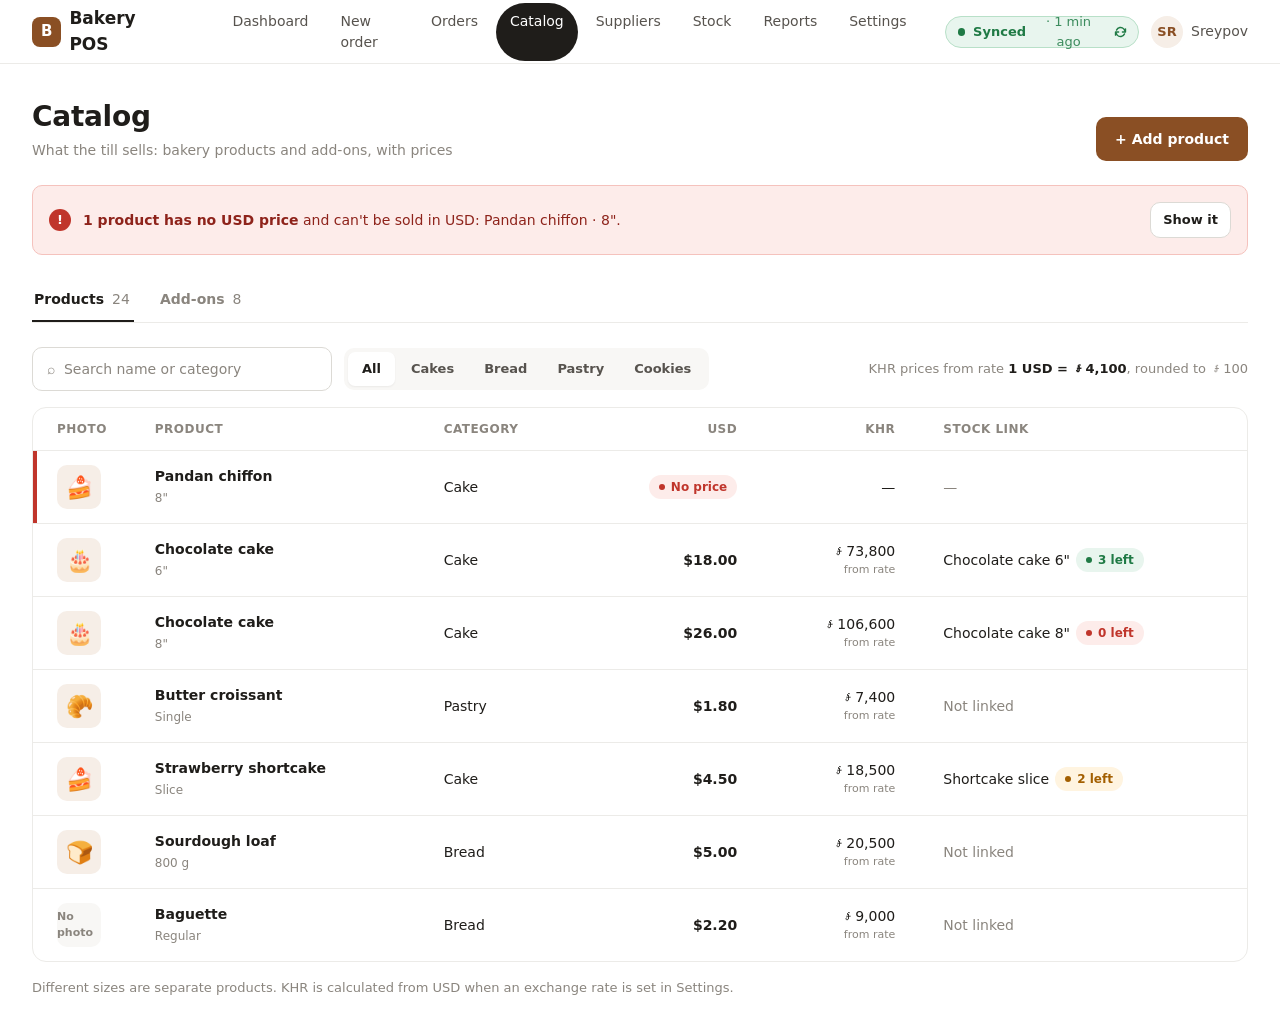
<file: design/mockups/catalog.html>
<!doctype html>
<html><head><meta charset="utf-8"><meta name="viewport" content="width=device-width, initial-scale=1"><title>Catalog</title>
<link rel="stylesheet" href="tokens.css">
<!--
  BUILD NOTES (open catalog.html?notes)
  States: # = Products tab   #add = "Add bakery product" drawer
  Restyle of <section id="screen-products"> (menu label "Catalog"; data-screen and page permission stay "products").
  - Tabs Products / Add-ons show/hide existing panels. "+ Add" opens #product-form or #addon-form in a drawer
    depending on the tab; fields and names unchanged (name, category, size, price_usd, price_khr, inventory_item_id, image).
  - Tables are renderCatalogTable(): Photo, Name (+ size), Category, USD, KHR, Stock link. KHR "from rate" label
    shows only when Fx.rate() is set.
  - No edit/delete of existing items exists today: do not add row actions.
  - Pink items (missing-price alert, search, category filter, stock-count chips) are optional display-only extras.
-->

<style>
  .tabs { display: flex; gap: var(--s5); border-bottom: 1px solid var(--line); margin-bottom: var(--s5); }
  .tabs span { padding: 10px 2px; font-size: var(--fs-sm); font-weight: 600; color: var(--ink-3); border-bottom: 2px solid transparent; }
  .tabs span.on { color: var(--ink); border-color: var(--ink); }
  .tabs .n { margin-left: 6px; color: var(--ink-3); font-weight: 500; }
  .bar { display: flex; flex-wrap: wrap; gap: var(--s3); align-items: center; margin-bottom: var(--s4); }
  .search { width: 300px; height: var(--tap); border: 1px solid var(--line-strong); border-radius: var(--r-md); display: flex; align-items: center; padding: 0 14px; color: var(--ink-3); font-size: var(--fs-sm); }
  .ph { width: 44px; height: 44px; border-radius: 10px; background: var(--brand-soft); display: grid; place-items: center; font-size: 22px; }
  .ph.none { background: var(--surface-2); color: var(--ink-3); font-size: 11px; font-weight: 600; }
  .name b { display: block; } .name small { color: var(--ink-3); font-size: 12px; }
  .auto { display: block; font-size: 11px; color: var(--ink-3); }
  tr.warn td:first-child { box-shadow: inset 4px 0 0 var(--danger); }
  .link-stock { display: inline-flex; align-items: center; gap: 6px; }
  .rate-hint { margin-left: auto; font-size: 13px; color: var(--ink-3); }
  .rate-hint b { color: var(--ink); }

  .scrim { position: fixed; inset: 0; background: rgba(31,29,26,.28); }
  .drawer { position: fixed; top: 0; right: 0; bottom: 0; width: 460px; max-width: 100%; background: var(--surface); box-shadow: var(--shadow-2); display: flex; flex-direction: column; }
  .drawer header { padding: var(--s5); border-bottom: 1px solid var(--line); display: flex; justify-content: space-between; align-items: flex-start; }
  .drawer h2 { font-size: var(--fs-lg); }
  .drawer .body { padding: var(--s5); display: grid; gap: var(--s4); align-content: start; overflow: auto; }
  .drawer footer { margin-top: auto; padding: var(--s5); border-top: 1px solid var(--line); display: flex; gap: var(--s3); }
  .two { display: grid; grid-template-columns: 1fr 1fr; gap: var(--s3); }
  .photo-drop { display: flex; align-items: center; gap: var(--s4); padding: var(--s3); border: 1px dashed var(--line-strong); border-radius: var(--r-md); font-size: 13px; color: var(--ink-3); }
  .help { font-size: 12px; color: var(--ink-3); font-weight: 400; }
  .input.readonly { background: var(--surface-2); color: var(--ink-2); }
  body:not(.show-drawer) .scrim, body:not(.show-drawer) .drawer { display: none; }

  @media (max-width: 640px) {
    .search { width: 100%; }
    .rate-hint { margin-left: 0; }
    .table .hide-sm { display: none; }
    .table td, .table th { padding-left: var(--s3); padding-right: var(--s3); }
  }
</style></head>
<body>
<header class="topbar">
  <div class="logo"><span class="logo-mark">B</span><span class="logo-text">Bakery POS</span></div>
  <nav class="nav" data-map=".navigation (label 'Catalog' = data-screen products)">
    <a href="#">Dashboard</a><a href="#">New order</a><a href="#">Orders</a><a href="#" class="active">Catalog</a><a href="#">Suppliers</a><a href="#">Stock</a><a href="#">Reports</a><a href="#">Settings</a>
  </nav>
  <div class="topbar-right"><button class="sync ok" title="Refresh data">Synced <span class="sync-time">· 1 min ago</span><svg class="sync-ico" viewBox="0 0 24 24"><path d="M20 7v5h-5M4 17v-5h5M5.6 9a7 7 0 0 1 11.6-2L20 12M4 12l2.8 5a7 7 0 0 0 11.6-2"/></svg></button><span class="user"><span class="avatar">SR</span><span class="user-name">Sreypov</span></span></div>
</header>

<main class="page">
  <div class="page-head"><div><h1>Catalog</h1><p>What the till sells: bakery products and add-ons, with prices</p></div>
    <button class="btn btn-primary">+ Add product</button></div>

  <div class="alert danger" style="margin-bottom:var(--s5);align-items:center" data-build="optional"><span class="banner-icon" style="background:var(--danger)">!</span><span><strong>1 product has no USD price</strong> and can't be sold in USD: Pandan chiffon · 8".</span><button class="btn btn-sm btn-secondary" style="margin-left:auto">Show it</button></div>

  <div class="tabs"><span class="on">Products<span class="n">24</span></span><span>Add-ons<span class="n">8</span></span></div>

  <div class="bar">
    <div class="search" data-build="optional">⌕&nbsp; Search name or category</div>
    <div class="seg" data-build="optional"><span class="on">All</span><span>Cakes</span><span>Bread</span><span>Pastry</span><span>Cookies</span></div>
    <span class="rate-hint">KHR prices from rate <b>1 USD = ៛4,100</b>, rounded to ៛100</span>
  </div>

  <section class="card" data-map="#products-table (Add-ons tab: #addons-table)">
    <table class="table">
      <thead><tr><th style="width:68px">Photo</th><th>Product</th><th class="hide-sm">Category</th><th class="num">USD</th><th class="num">KHR</th><th class="hide-sm">Stock link</th></tr></thead>
      <tbody>
        <tr class="warn"><td><span class="ph">🍰</span></td><td class="name"><b>Pandan chiffon</b><small>8"</small></td><td class="hide-sm">Cake</td><td class="num"><span class="chip danger">No price</span></td><td class="num">—</td><td class="hide-sm muted">—</td></tr>
        <tr><td><span class="ph">🎂</span></td><td class="name"><b>Chocolate cake</b><small>6"</small></td><td class="hide-sm">Cake</td><td class="num"><b>$18.00</b></td><td class="num">៛73,800<span class="auto">from rate</span></td><td class="hide-sm"><span class="link-stock">Chocolate cake 6" <span class="chip ready" data-build="optional">3 left</span></span></td></tr>
        <tr><td><span class="ph">🎂</span></td><td class="name"><b>Chocolate cake</b><small>8"</small></td><td class="hide-sm">Cake</td><td class="num"><b>$26.00</b></td><td class="num">៛106,600<span class="auto">from rate</span></td><td class="hide-sm"><span class="link-stock">Chocolate cake 8" <span class="chip danger">0 left</span></span></td></tr>
        <tr><td><span class="ph">🥐</span></td><td class="name"><b>Butter croissant</b><small>Single</small></td><td class="hide-sm">Pastry</td><td class="num"><b>$1.80</b></td><td class="num">៛7,400<span class="auto">from rate</span></td><td class="hide-sm muted">Not linked</td></tr>
        <tr><td><span class="ph">🍰</span></td><td class="name"><b>Strawberry shortcake</b><small>Slice</small></td><td class="hide-sm">Cake</td><td class="num"><b>$4.50</b></td><td class="num">៛18,500<span class="auto">from rate</span></td><td class="hide-sm"><span class="link-stock">Shortcake slice <span class="chip pending">2 left</span></span></td></tr>
        <tr><td><span class="ph">🍞</span></td><td class="name"><b>Sourdough loaf</b><small>800 g</small></td><td class="hide-sm">Bread</td><td class="num"><b>$5.00</b></td><td class="num">៛20,500<span class="auto">from rate</span></td><td class="hide-sm muted">Not linked</td></tr>
        <tr><td><span class="ph none">No photo</span></td><td class="name"><b>Baguette</b><small>Regular</small></td><td class="hide-sm">Bread</td><td class="num"><b>$2.20</b></td><td class="num">៛9,000<span class="auto">from rate</span></td><td class="hide-sm muted">Not linked</td></tr>
      </tbody>
    </table>
  </section>
  <p class="muted" style="font-size:13px;margin-top:var(--s4)">Different sizes are separate products. KHR is calculated from USD when an exchange rate is set in Settings.</p>
</main>

<div class="scrim"></div>
<aside class="drawer" data-map="#product-form">
  <header><div><p class="muted" style="font-size:13px">Catalog · Products</p><h2>Add bakery product</h2></div><button class="btn btn-ghost btn-sm">✕</button></header>
  <div class="body">
    <label class="field">Name<span class="input focus">Matcha roll cake</span></label>
    <div class="two">
      <label class="field">Category<span class="input">Cake</span></label>
      <label class="field">Size / option<span class="input">Whole</span></label>
    </div>
    <div class="two">
      <label class="field">Price (USD)<span class="input"><b>$14.00</b></span></label>
      <label class="field">Price (KHR)<span class="input readonly">៛57,400</span><span class="help">Auto from rate. Used only when no rate is set.</span></label>
    </div>
    <label class="field">Linked finished stock item (optional)<span class="input">Matcha roll cake ▾</span><span class="help">Selling it reserves stock. Leave empty for items made to order.</span></label>
    <div class="field">Photo (optional)<div class="photo-drop"><span class="ph">🍥</span><span class="input" style="flex:1;color:var(--ink-3)">matcha-roll.jpg or https://…</span></div><span class="help">Preview updates as you type. Shown on the New order card.</span></div>
  </div>
  <footer><button class="btn btn-secondary" style="flex:1">Cancel</button><button class="btn btn-primary" style="flex:2">Save product</button></footer>
</aside>
<script>if (location.hash === "#add") document.body.classList.add("show-drawer");</script>
<script src="notes.js"></script>
</body></html>
</file>
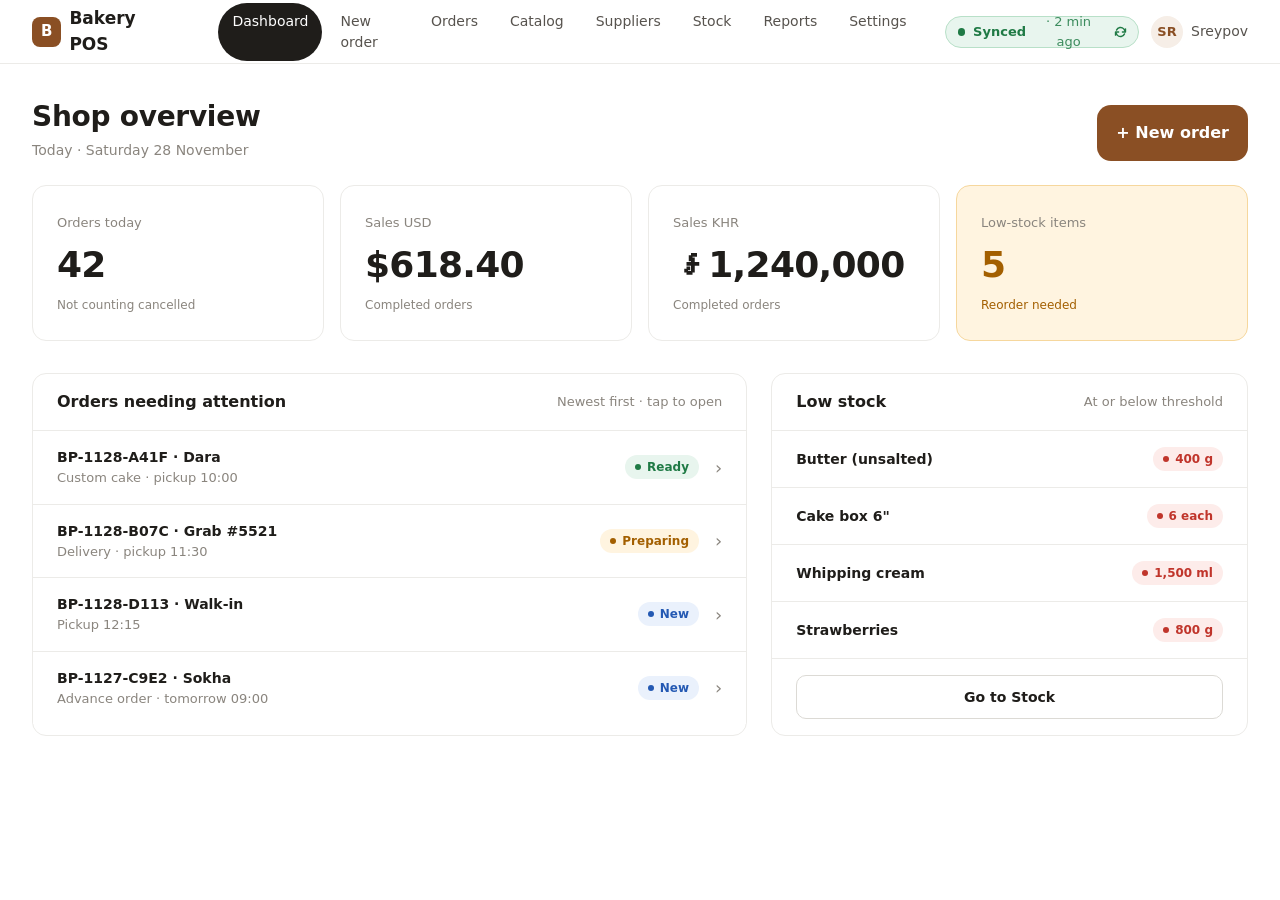
<file: design/mockups/dashboard.html>
<!doctype html>
<html><head><meta charset="utf-8"><meta name="viewport" content="width=device-width, initial-scale=1"><title>Dashboard</title>
<link rel="stylesheet" href="tokens.css">
<!--
  BUILD NOTES (open dashboard.html?notes)
  States: # = online, data fresh   #expired = Google sign-in expired (pill + banner with Reconnect button)
  Restyle of <section id="screen-dashboard">. Data and rules are unchanged:
  - KPIs: #kpi-orders (today, not cancelled), #kpi-sales-usd / #kpi-sales-khr (completed today), #kpi-low-stock.
  - #dashboard-orders: up to 8 orders with status new / preparing / ready, newest first. Each row opens the order detail.
  - #dashboard-stock: up to 8 low-stock items (name · on hand · unit).
  - Sync pill states come from existing state: lastRefreshAt, navigator.onLine, queue count, accessTokenExpiresAt.
-->
<style>
  .kpis { display: grid; grid-template-columns: repeat(4, 1fr); gap: var(--s4); margin-bottom: var(--s6); }
  .kpi { padding: var(--s5); }
  .kpi span { font-size: 13px; color: var(--ink-3); font-weight: 500; }
  .kpi strong { display: block; font-size: var(--fs-2xl); font-weight: 700; letter-spacing: -.02em; margin-top: 4px; font-variant-numeric: tabular-nums; }
  .kpi small { font-size: 12px; color: var(--ink-3); }
  .kpi.warn { border-color: var(--warning-line); background: var(--warning-soft); }
  .kpi.warn strong, .kpi.warn small { color: var(--warning); }
  .cols { display: grid; grid-template-columns: 1.5fr 1fr; gap: var(--s5); }
  .compact-row { width: 100%; display: grid; grid-template-columns: 1fr auto auto; gap: var(--s4); align-items: center; padding: var(--s4) var(--s5); border: 0; border-bottom: 1px solid var(--line); background: #fff; text-align: left; cursor: pointer; }
  .compact-row:last-child { border-bottom: 0; }
  .compact-row:hover { background: var(--surface-2); }
  .compact-row b { font-size: var(--fs-sm); display: block; } .compact-row p { font-size: 13px; color: var(--ink-3); }
  .compact-row .go { color: var(--ink-3); font-size: 18px; }
  .stockrow { display: flex; align-items: center; justify-content: space-between; gap: var(--s4); padding: var(--s4) var(--s5); border-bottom: 1px solid var(--line); font-size: var(--fs-sm); }
  .stockrow:last-child { border-bottom: 0; }
  @media (max-width: 1100px) { .kpis { grid-template-columns: repeat(2, 1fr); } .cols { grid-template-columns: 1fr; } }
  @media (max-width: 640px) { .kpi strong { font-size: 28px; } .kpi { padding: var(--s4); } .kpis { gap: var(--s3); } }
</style></head>
<body>
<header class="topbar">
  <div class="logo"><span class="logo-mark">B</span><span class="logo-text">Bakery POS</span></div>
  <nav class="nav" data-map=".navigation">
    <a href="#" class="active">Dashboard</a><a href="#">New order</a><a href="#">Orders</a><a href="#">Catalog</a><a href="#">Suppliers</a><a href="#">Stock</a><a href="#">Reports</a><a href="#">Settings</a>
  </nav>
  <div class="topbar-right"><button id="sync" class="sync ok" title="Refresh data" data-map="#refresh-button + #connection-status">Synced <span class="sync-time">· 2 min ago</span><svg class="sync-ico" viewBox="0 0 24 24"><path d="M20 7v5h-5M4 17v-5h5M5.6 9a7 7 0 0 1 11.6-2L20 12M4 12l2.8 5a7 7 0 0 0 11.6-2"/></svg></button><span class="user" data-map="#user-label + #switch-account-button"><span class="avatar">SR</span><span class="user-name">Sreypov</span></span></div>
</header>
<div id="banner-expired" class="banner danger" hidden><span class="banner-icon">!</span><span><strong>Sign-in expired. Data can't refresh.</strong> Orders from other devices won't appear until you reconnect.</span><button class="btn btn-sm btn-primary banner-action">Reconnect</button></div>

<main class="page">
  <div class="page-head"><div><h1>Shop overview</h1><p>Today · Saturday 28 November</p></div><button class="btn btn-primary btn-lg">+ New order</button></div>

  <div class="kpis">
    <div class="card kpi"><span>Orders today</span><strong data-map="#kpi-orders">42</strong><small>Not counting cancelled</small></div>
    <div class="card kpi"><span>Sales USD</span><strong data-map="#kpi-sales-usd">$618.40</strong><small>Completed orders</small></div>
    <div class="card kpi"><span>Sales KHR</span><strong data-map="#kpi-sales-khr">៛1,240,000</strong><small>Completed orders</small></div>
    <div class="card kpi warn"><span>Low-stock items</span><strong data-map="#kpi-low-stock">5</strong><small>Reorder needed</small></div>
  </div>

  <div class="cols">
    <section class="card">
      <div class="card-head"><h2>Orders needing attention</h2><span class="muted" style="font-size:13px">Newest first · tap to open</span></div>
      <div data-map="#dashboard-orders">
        <button class="compact-row" type="button"><div><b>BP-1128-A41F · Dara</b><p>Custom cake · pickup 10:00</p></div><span class="chip ready">Ready</span><span class="go">›</span></button>
        <button class="compact-row" type="button"><div><b>BP-1128-B07C · Grab #5521</b><p>Delivery · pickup 11:30</p></div><span class="chip preparing">Preparing</span><span class="go">›</span></button>
        <button class="compact-row" type="button"><div><b>BP-1128-D113 · Walk-in</b><p>Pickup 12:15</p></div><span class="chip new">New</span><span class="go">›</span></button>
        <button class="compact-row" type="button"><div><b>BP-1127-C9E2 · Sokha</b><p>Advance order · tomorrow 09:00</p></div><span class="chip new">New</span><span class="go">›</span></button>
      </div>
    </section>

    <section class="card">
      <div class="card-head"><h2>Low stock</h2><span class="muted" style="font-size:13px">At or below threshold</span></div>
      <div data-map="#dashboard-stock">
        <div class="stockrow"><b>Butter (unsalted)</b><span class="chip danger">400 g</span></div>
        <div class="stockrow"><b>Cake box 6"</b><span class="chip danger">6 each</span></div>
        <div class="stockrow"><b>Whipping cream</b><span class="chip danger">1,500 ml</span></div>
        <div class="stockrow"><b>Strawberries</b><span class="chip danger">800 g</span></div>
      </div>
      <div style="padding:var(--s4) var(--s5);border-top:1px solid var(--line)"><button class="btn btn-secondary btn-block">Go to Stock</button></div>
    </section>
  </div>
</main>
<script>
if (location.hash === "#expired") {
  var s = document.getElementById("sync");
  s.outerHTML = '<span class="sync-group"><span class="sync err">Sign-in expired</span><button class="sync-btn danger">Reconnect</button></span>';
  document.getElementById("banner-expired").hidden = false;
}
</script>
<script src="notes.js"></script>
</body></html>
</file>
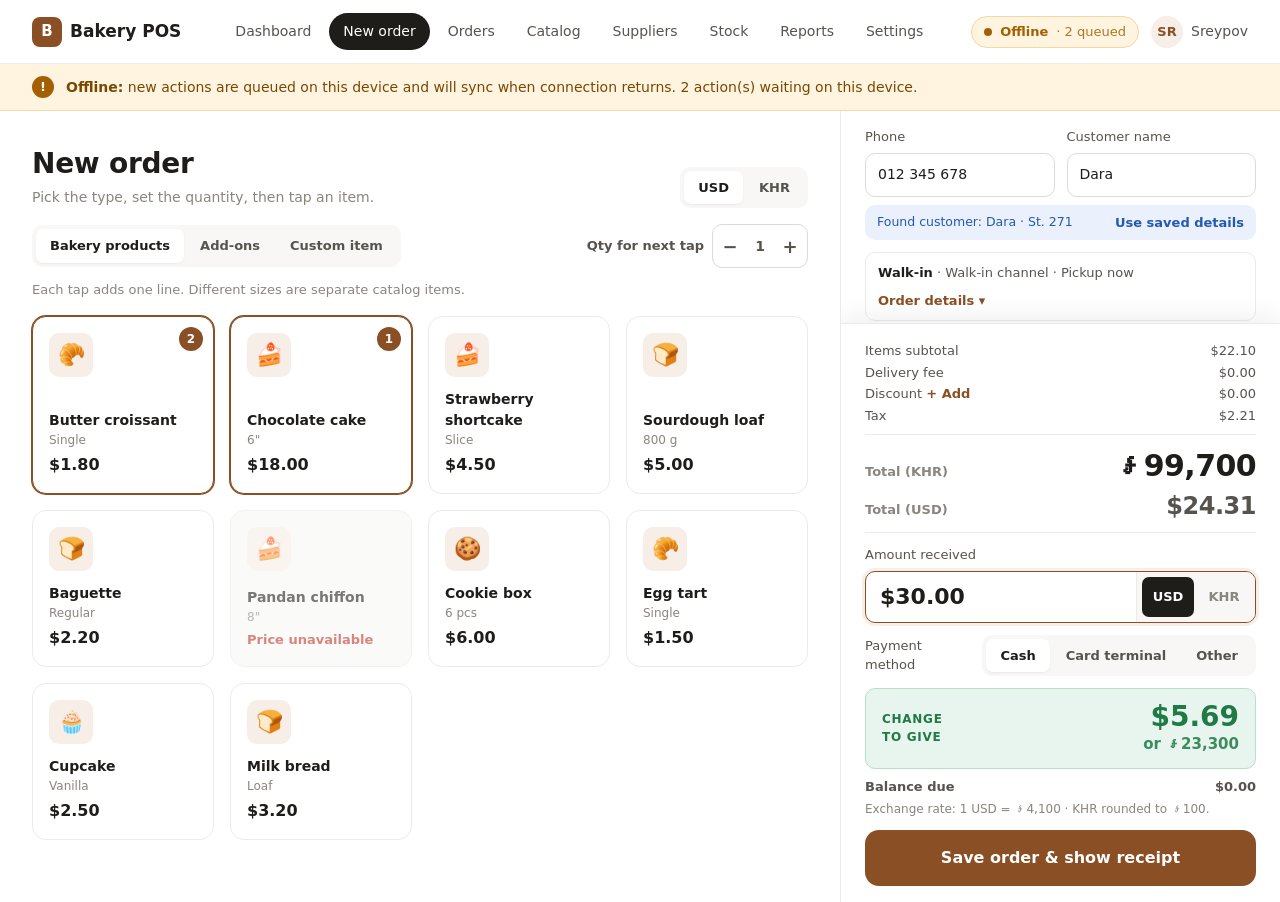
<file: design/mockups/new-order.html>
<!doctype html>
<html><head><meta charset="utf-8"><meta name="viewport" content="width=device-width, initial-scale=1"><title>New order</title>
<link rel="stylesheet" href="tokens.css">
<!--
  BUILD NOTES (open new-order.html?notes for the overlay)
  States: #  = default (paid in USD, change due)   #exact = paid exact in KHR (no change)   #details = order details expanded (custom cake)
  Restyle of <section id="screen-new-order"> / <form id="order-form">. Keep every id and name.
  - Each card tap adds a NEW cart line with the quantity in #line-quantity (existing behaviour, lines are not merged).
  - Order details (order_type, order_channel, pickup_at, location, delivery_fee, notes, #cake-details) open in an
    overlay over the cart column ("Order details ▾" opens, "Done" closes). The one-line summary is presentation only.
    The fields stay inside #order-form so submit and validation are unchanged.
  - amount_received pre-fills to the exact total in the chosen currency (existing behaviour).
-->
<style>
  .layout { display: grid; grid-template-columns: minmax(0,1fr) 440px; min-height: calc(100vh - 64px - 45px); }
  .catalog { padding: var(--s6); min-width: 0; }
  .toolbar { display: flex; flex-wrap: wrap; gap: var(--s3); align-items: center; margin-bottom: var(--s3); }
  .qty { display: inline-flex; align-items: center; gap: var(--s2); margin-left: auto; font-size: 13px; color: var(--ink-2); font-weight: 600; }
  .qty .stepper { height: 44px; background: #fff; }
  .hint { font-size: 13px; color: var(--ink-3); margin-bottom: var(--s4); }
  .grid { display: grid; grid-template-columns: repeat(auto-fill, minmax(160px, 1fr)); gap: var(--s4); }
  .item-card { position: relative; border: 1px solid var(--line); border-radius: var(--r-lg); padding: var(--s4); min-height: 132px; display: flex; flex-direction: column; justify-content: space-between; background: var(--surface); text-align: left; }
  .item-card-icon { width: 44px; height: 44px; border-radius: 10px; background: var(--brand-soft); display: grid; place-items: center; font-size: 22px; }
  .item-card-name { font-size: var(--fs-sm); font-weight: 600; margin-top: var(--s3); display: block; }
  .item-card-size { font-size: 12px; color: var(--ink-3); display: block; }
  .item-card-price { font-weight: 700; font-size: var(--fs-md); margin-top: 4px; display: block; }
  .item-card:disabled, .item-card.is-disabled { background: var(--surface-2); opacity: .6; }
  .item-card.is-disabled .item-card-price { color: var(--danger); font-size: 13px; font-weight: 600; }
  .qty-badge { position: absolute; top: 10px; right: 10px; background: var(--brand); color: #fff; font-size: 12px; font-weight: 700; border-radius: var(--r-pill); min-width: 24px; height: 24px; display: grid; place-items: center; padding: 0 7px; }
  .item-card.in-cart { border-color: var(--brand); box-shadow: 0 0 0 1px var(--brand); }

  /* Cart column: pinned; lines scroll; checkout always visible */
  /* Whole cart column scrolls; checkout sticks to its bottom so totals + Save never leave the screen */
  .cart { border-left: 1px solid var(--line); background: var(--surface-2); display: flex; flex-direction: column; position: sticky; top: 0; height: calc(100vh - 109px); overflow-y: auto; }
  .cart-sec { padding: var(--s4) var(--s5); border-bottom: 1px solid var(--line); background: var(--surface); }
  .cart-sec h2 { font-size: var(--fs-sm); font-weight: 700; display: flex; justify-content: space-between; align-items: center; }
  .two { display: grid; grid-template-columns: 1fr 1fr; gap: var(--s3); }
  .match { margin-top: var(--s2); padding: 8px 12px; border-radius: var(--r-md); background: var(--info-soft); color: var(--info); font-size: 12.5px; display: flex; justify-content: space-between; align-items: center; gap: var(--s3); }
  .details-sum { margin-top: var(--s3); display: flex; justify-content: space-between; align-items: center; padding: 10px 12px; border: 1px solid var(--line); border-radius: var(--r-md); font-size: 13px; color: var(--ink-2); }
  .details-sum b { color: var(--ink); }
  .details-sum { flex-wrap: wrap; gap: var(--s2); }
  /* Order details open as an overlay over the cart column (Done closes it); checkout stays reachable after Done */
  .details { position: absolute; inset: 0; z-index: 20; background: var(--surface); display: flex; flex-direction: column; }
  .details[hidden] { display: none; }
  .details-head { display: flex; justify-content: space-between; align-items: center; padding: var(--s4) var(--s5); border-bottom: 1px solid var(--line); }
  .details-head h2 { font-size: var(--fs-md); }
  .details-body { padding: var(--s4) var(--s5); display: grid; gap: var(--s3); overflow: auto; }
  .details-foot { margin-top: auto; padding: var(--s4) var(--s5); border-top: 1px solid var(--line); }
  .subpanel { padding: var(--s3); border-radius: var(--r-md); background: var(--brand-soft); display: grid; gap: var(--s3); }
  .subpanel h3 { font-size: 13px; color: var(--brand); }
  .items-sec { flex: none; }
  .line { display: grid; grid-template-columns: 1fr auto 70px 32px; gap: var(--s3); align-items: center; padding: 9px 0; border-bottom: 1px dashed var(--line); font-size: var(--fs-sm); }
  .line:last-of-type { border-bottom: 0; }
  .line small { display: block; color: var(--ink-3); font-size: 12px; }
  .line .q { font-weight: 700; color: var(--ink-2); }
  .line .amt { text-align: right; font-weight: 600; font-variant-numeric: tabular-nums; }
  .remove-item-button { width: 32px; height: 32px; border-radius: 8px; border: 1px solid var(--line); background: #fff; color: var(--ink-3); font-size: 16px; display: grid; place-items: center; }
  .link { color: var(--brand); font-size: 13px; font-weight: 600; }

  .checkout { padding: var(--s4) var(--s5); background: var(--surface); margin-top: auto; border-top: 1px solid var(--line); flex: none; position: sticky; bottom: 0; box-shadow: 0 -8px 20px rgba(31,29,26,.06); }
  .row { display: flex; justify-content: space-between; font-size: 13px; color: var(--ink-2); padding: 1px 0; font-variant-numeric: tabular-nums; }
  .grand { margin: var(--s2) 0 var(--s3); padding: var(--s2) 0; border-top: 1px solid var(--line); border-bottom: 1px solid var(--line); display: grid; }
  .money-total { display: flex; justify-content: space-between; align-items: baseline; }
  .money-total span { font-size: 13px; color: var(--ink-3); font-weight: 600; }
  .money-total strong { font-size: 30px; font-weight: 800; letter-spacing: -.02em; font-variant-numeric: tabular-nums; }
  #order-total-usd-row strong { font-size: 24px; color: var(--ink-2); }
  .received { display: flex; height: 52px; border: 1px solid var(--brand); border-radius: var(--r-md); box-shadow: 0 0 0 3px var(--brand-soft); overflow: hidden; background: #fff; margin-top: 6px; }
  .received .amount { flex: 1; display: flex; align-items: center; padding: 0 14px; font-size: 22px; font-weight: 700; font-variant-numeric: tabular-nums; }
  .received .cur { display: flex; padding: 5px; gap: 4px; background: var(--surface-2); border-left: 1px solid var(--line); }
  .received .cur span { display: grid; place-items: center; min-width: 52px; border-radius: 7px; font-size: 13px; font-weight: 700; color: var(--ink-3); }
  .received .cur span.on { background: var(--ink); color: #fff; }
  .pay-row { display: flex; justify-content: space-between; align-items: center; gap: var(--s3); margin-top: var(--s3); }
  .change { margin-top: var(--s3); padding: var(--s3) var(--s4); border-radius: var(--r-md); background: var(--success-soft); border: 1px solid var(--success-line); color: var(--success); display: grid; grid-template-columns: auto 1fr; align-items: center; gap: var(--s4); }
  .change .label { font-size: 12px; font-weight: 800; text-transform: uppercase; letter-spacing: .06em; }
  .change .vals { display: grid; justify-items: end; }
  .change .vals strong { font-size: 28px; font-weight: 800; line-height: 1.15; font-variant-numeric: tabular-nums; }
  .change .vals small { font-size: 15px; font-weight: 700; opacity: .85; }
  .change.zero { background: var(--surface-2); border-color: var(--line); color: var(--ink-3); padding: 8px var(--s4); }
  .change.zero .vals strong { font-size: 15px; }
  .balance { display: flex; justify-content: space-between; font-size: 13px; font-weight: 700; margin-top: var(--s2); color: var(--ink-2); }
  .balance.due { color: var(--danger); }
  .rate-note { font-size: 12px; color: var(--ink-3); margin-top: 4px; }

  @media (max-width: 1100px) {
    .layout { grid-template-columns: minmax(0,1fr) 380px; }
    .catalog { padding: var(--s5); }
    .qty { margin-left: 0; }
    .grid { grid-template-columns: repeat(auto-fill, minmax(140px, 1fr)); }
  }
  @media (max-width: 640px) {
    .layout { grid-template-columns: minmax(0,1fr); min-height: 0; }
    .details { position: fixed; }
    .catalog { padding: var(--s4); }
    .grid { grid-template-columns: 1fr 1fr; gap: var(--s3); }
    .item-card { min-height: 116px; padding: var(--s3); }
    .cart { border-left: 0; border-top: 1px solid var(--line); position: static; height: auto; overflow: visible; }
    .checkout { position: sticky; bottom: 0; box-shadow: 0 -8px 24px rgba(31,29,26,.08); }
    .money-total strong { font-size: 26px; }
  }
</style></head>
<body>
<header class="topbar">
  <div class="logo"><span class="logo-mark">B</span><span class="logo-text">Bakery POS</span></div>
  <nav class="nav" data-map=".navigation">
    <a href="#">Dashboard</a><a href="#" class="active">New order</a><a href="#">Orders</a><a href="#">Catalog</a><a href="#">Suppliers</a><a href="#">Stock</a><a href="#">Reports</a><a href="#">Settings</a>
  </nav>
  <div class="topbar-right"><button class="sync off" disabled data-map="#connection-status (offline)">Offline <span class="sync-time">· 2 queued</span></button><span class="user" data-map="#user-label"><span class="avatar">SR</span><span class="user-name">Sreypov</span></span></div>
</header>
<div class="banner warning" data-map="#offline-banner"><span class="banner-icon">!</span><span><strong>Offline:</strong> new actions are queued on this device and will sync when connection returns. <span data-map="#pending-count">2 action(s) waiting on this device.</span></span></div>

<form class="layout" id="order-form" onsubmit="return false">
  <section class="catalog">
    <div class="page-head" style="margin-bottom:var(--s4)"><div><h1>New order</h1><p>Pick the type, set the quantity, then tap an item.</p></div>
      <span class="seg" data-map="#order-currency"><span class="on">USD</span><span>KHR</span></span></div>
    <div class="toolbar">
      <span class="seg" data-map="#line-type"><span class="on">Bakery products</span><span>Add-ons</span><span>Custom item</span></span>
      <span class="qty">Qty for next tap <span class="stepper" data-map="#line-quantity"><b>−</b><span>1</span><b>+</b></span></span>
    </div>
    <p class="hint">Each tap adds one line. Different sizes are separate catalog items.</p>
    <div class="grid" data-map="#item-card-grid">
      <button class="item-card in-cart" type="button"><span class="qty-badge" data-build="optional">2</span><span class="item-card-icon">🥐</span><span><span class="item-card-name">Butter croissant</span><span class="item-card-size">Single</span><span class="item-card-price">$1.80</span></span></button>
      <button class="item-card in-cart" type="button"><span class="qty-badge" data-build="optional">1</span><span class="item-card-icon">🍰</span><span><span class="item-card-name">Chocolate cake</span><span class="item-card-size">6"</span><span class="item-card-price">$18.00</span></span></button>
      <button class="item-card" type="button"><span class="item-card-icon">🍰</span><span><span class="item-card-name">Strawberry shortcake</span><span class="item-card-size">Slice</span><span class="item-card-price">$4.50</span></span></button>
      <button class="item-card" type="button"><span class="item-card-icon">🍞</span><span><span class="item-card-name">Sourdough loaf</span><span class="item-card-size">800 g</span><span class="item-card-price">$5.00</span></span></button>
      <button class="item-card" type="button"><span class="item-card-icon">🍞</span><span><span class="item-card-name">Baguette</span><span class="item-card-size">Regular</span><span class="item-card-price">$2.20</span></span></button>
      <button class="item-card is-disabled" type="button" disabled><span class="item-card-icon">🍰</span><span><span class="item-card-name">Pandan chiffon</span><span class="item-card-size">8"</span><span class="item-card-price">Price unavailable</span></span></button>
      <button class="item-card" type="button"><span class="item-card-icon">🍪</span><span><span class="item-card-name">Cookie box</span><span class="item-card-size">6 pcs</span><span class="item-card-price">$6.00</span></span></button>
      <button class="item-card" type="button"><span class="item-card-icon">🥐</span><span><span class="item-card-name">Egg tart</span><span class="item-card-size">Single</span><span class="item-card-price">$1.50</span></span></button>
      <button class="item-card" type="button"><span class="item-card-icon">🧁</span><span><span class="item-card-name">Cupcake</span><span class="item-card-size">Vanilla</span><span class="item-card-price">$2.50</span></span></button>
      <button class="item-card" type="button"><span class="item-card-icon">🍞</span><span><span class="item-card-name">Milk bread</span><span class="item-card-size">Loaf</span><span class="item-card-price">$3.20</span></span></button>
    </div>
  </section>

  <aside class="cart">
    <div class="cart-sec">
      <div class="two">
        <label class="field">Phone<span class="input" data-map="customer_phone">012 345 678</span></label>
        <label class="field">Customer name<span class="input" data-map="customer_name">Dara</span></label>
      </div>
      <div class="match" data-map="#customer-match"><span>Found customer: Dara · St. 271</span><span class="link" style="color:var(--info)">Use saved details</span></div>
      <div class="details-sum" id="details-sum"><span><b>Walk-in</b> · Walk-in channel · Pickup now</span><span class="link">Order details ▾</span></div>
      <div class="details" id="details-panel" hidden>
        <div class="details-head"><h2>Order details</h2><span class="muted" style="font-size:13px">Saved with the order</span></div>
        <div class="details-body">
        <div class="two">
          <label class="field">Order type<span class="input" data-map="order_type">Custom cake ▾</span></label>
          <label class="field">Channel<span class="input" data-map="order_channel">Walk-in ▾</span></label>
        </div>
        <div class="two">
          <label class="field">Pickup / delivery time<span class="input" data-map="pickup_at">29/11 · 10:00</span></label>
          <label class="field">Delivery fee<span class="input" data-map="delivery_fee">0.00</span></label>
        </div>
        <label class="field">Location / delivery address<span class="input" data-map="location" style="color:var(--ink-3)">Optional</span></label>
        <div class="subpanel" data-map="#cake-details (custom cake only)">
          <h3>Custom cake details</h3>
          <div class="two"><label class="field">Flavor<span class="input">Chocolate</span></label><label class="field">Size<span class="input">8"</span></label></div>
          <label class="field">Inscription / design notes<span class="input">Happy birthday Mony</span></label>
        </div>
        <label class="field">Order notes<span class="input" data-map="notes" style="color:var(--ink-3)">Optional</span></label>
        </div>
        <div class="details-foot"><button class="btn btn-primary btn-block" type="button">Done</button></div>
      </div>
    </div>
    <div class="cart-sec items-sec">
      <h2>Items <span class="muted" style="font-size:12px;font-weight:500" data-map="#cart-item-count">3 line(s) · 4 item(s)</span></h2>
      <div data-map="#cart-lines">
        <div class="line"><span>Butter croissant<small>Single · $1.80 each</small></span><span class="q">× 2</span><span class="amt">$3.60</span><button type="button" class="remove-item-button">×</button></div>
        <div class="line"><span>Chocolate cake<small>6" · $18.00 each</small></span><span class="q">× 1</span><span class="amt">$18.00</span><button type="button" class="remove-item-button">×</button></div>
        <div class="line"><span>Candles<small>Add-on · $0.50 each</small></span><span class="q">× 1</span><span class="amt">$0.50</span><button type="button" class="remove-item-button">×</button></div>
      </div>
    </div>

    <div class="checkout">
      <div class="row"><span>Items subtotal</span><span data-map="#order-subtotal-preview">$22.10</span></div>
      <div class="row"><span>Delivery fee</span><span>$0.00</span></div>
      <div class="row"><span>Discount <span class="link" data-map="discount">+ Add</span></span><span>$0.00</span></div>
      <div class="row"><span>Tax</span><span data-map="#order-tax-preview">$2.21</span></div>
      <div class="grand">
        <div class="money-total" id="order-total-khr-row" data-map="#order-total-khr-row"><span>Total (KHR)</span><strong>៛99,700</strong></div>
        <div class="money-total" id="order-total-usd-row" data-map="#order-total-usd-row"><span>Total (USD)</span><strong>$24.31</strong></div>
      </div>
      <span class="field">Amount received</span>
      <div class="received">
        <span class="amount" id="amount-display" data-map="amount_received">$30.00</span>
        <span class="cur" data-map="received_currency"><span id="cur-usd" class="on">USD</span><span id="cur-khr">KHR</span></span>
      </div>
      <div class="pay-row">
        <span class="field">Payment method</span>
        <span class="seg" data-map="payment_method"><span class="on">Cash</span><span>Card terminal</span><span>Other</span></span>
      </div>
      <div class="change" id="change-box" data-map="#order-change-usd-row + #order-change-khr-row">
        <span class="label">Change<br>to give</span>
        <span class="vals"><strong>$5.69</strong><small>or ៛23,300</small></span>
      </div>
      <div class="balance" id="balance" data-map="#order-balance-preview"><span>Balance due</span><span>$0.00</span></div>
      <p class="rate-note" data-map="#order-rate-note">Exchange rate: 1 USD = ៛4,100 · KHR rounded to ៛100.</p>
      <button class="btn btn-primary btn-lg btn-block" style="margin-top:var(--s3)" type="submit">Save order &amp; show receipt</button>
    </div>
  </aside>
</form>
<script>
// Mockup state switches only.
if (location.hash === "#exact") {
  document.getElementById("amount-display").textContent = "៛99,700";
  document.getElementById("cur-usd").className = "";
  document.getElementById("cur-khr").className = "on";
  var box = document.getElementById("change-box");
  box.className = "change zero";
  box.innerHTML = '<span class="label">Change</span><span class="vals"><strong>No change due</strong></span>';
}
if (location.hash === "#details") {
  document.getElementById("details-panel").hidden = false;
  document.getElementById("details-sum").innerHTML = '<span><b>Custom cake</b> · pickup 29/11 10:00</span><span class="link">Hide ▴</span>';
}
</script>
<script src="notes.js"></script>
</body></html>
</file>
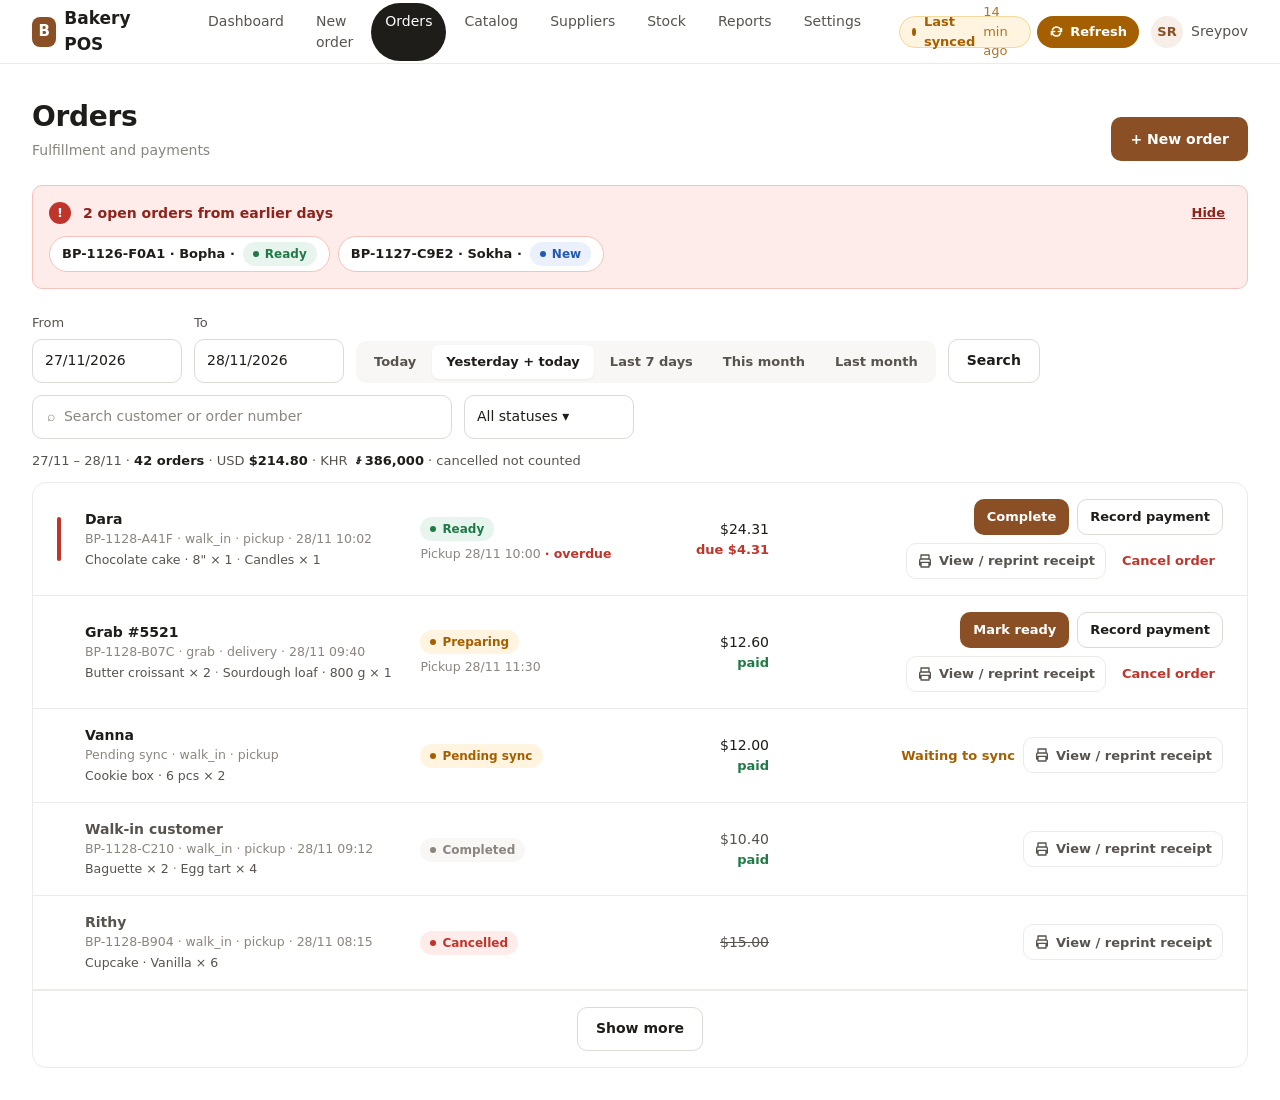
<file: design/mockups/orders.html>
<!doctype html>
<html><head><meta charset="utf-8"><meta name="viewport" content="width=device-width, initial-scale=1"><title>Orders</title>
<link rel="stylesheet" href="tokens.css">
<!--
  BUILD NOTES (open orders.html?notes)
  States: # = list (data stale: amber pill + Refresh button)   #payment = Record payment dialog
  Restyle of <section id="screen-orders">, renderOrderCard(), #payment-dialog. Keep ids, names and handlers.
  - Card content is what renderOrderCard() already builds: customer, status, meta line, items, total/paid/due, actions.
  - Actions per status are unchanged: next-status button, Record payment + Cancel order (not completed/cancelled),
    .receipt-reprint-button (every order). Pending-sync orders show "Waiting to sync" instead of actions.
  - Card can be laid out as a row on desktop and stacked on tablet/phone (CSS only).
  - #payment-change-preview: today one text string. Splitting it into "change" and "still due" lines is
    presentation work in renderPaymentChange_(). Error texts ("Check amount", rate missing) use the red variant.
-->
<style>
  .range { display: flex; flex-wrap: wrap; gap: var(--s3); align-items: end; margin-bottom: var(--s3); }
  .range .field { min-width: 150px; }
  .filters { display: flex; flex-wrap: wrap; gap: var(--s3); align-items: center; margin-bottom: var(--s3); }
  .search { flex: 1; min-width: 240px; max-width: 420px; height: var(--tap); border: 1px solid var(--line-strong); border-radius: var(--r-md); display: flex; align-items: center; padding: 0 14px; color: var(--ink-3); font-size: var(--fs-sm); }
  .summary-line { font-size: 13px; color: var(--ink-2); margin-bottom: var(--s3); }
  .summary-line b { color: var(--ink); }

  .open-strip { margin-bottom: var(--s5); }
  .open-strip .head { display: flex; align-items: center; gap: var(--s3); }
  .open-strip .chips { display: flex; flex-wrap: wrap; gap: var(--s2); margin-top: var(--s3); }
  .open-order-chip { display: inline-flex; align-items: center; gap: 8px; height: 36px; padding: 0 12px; border-radius: var(--r-pill); border: 1px solid var(--danger-line); background: #fff; color: var(--ink); font-size: 13px; font-weight: 600; }
  .link-button { margin-left: auto; background: none; border: 0; color: #8e231b; font-weight: 700; font-size: 13px; text-decoration: underline; }

  .order-card { display: grid; grid-template-columns: 4px minmax(240px,1.6fr) minmax(150px,1fr) 130px 430px; gap: var(--s5); align-items: center; padding: var(--s4) var(--s5); border-bottom: 1px solid var(--line); }
  .order-card:last-child { border-bottom: 0; }
  .order-card .bar { width: 4px; height: 44px; border-radius: 4px; background: transparent; }
  .order-card.overdue .bar { background: var(--danger); }
  .order-card h3 { font-size: var(--fs-sm); font-weight: 700; }
  .order-meta { font-size: 12.5px; color: var(--ink-3); }
  .order-items { margin: 2px 0 0; padding: 0; list-style: none; font-size: 12.5px; color: var(--ink-2); }
  .order-items li { display: inline; } .order-items li + li::before { content: " · "; color: var(--ink-3); }
  .order-total { text-align: right; font-variant-numeric: tabular-nums; font-size: var(--fs-sm); }
  .order-total .due { color: var(--danger); font-weight: 700; font-size: 13px; display: block; }
  .order-total .paid { color: var(--success); font-weight: 600; font-size: 13px; display: block; }
  .order-actions { display: flex; flex-wrap: wrap; gap: var(--s2); justify-content: flex-end; align-items: center; }
  .cancel-button { background: transparent; border: 0; color: var(--danger); font-weight: 600; font-size: 13px; min-height: 36px; padding: 0 8px; }
  .receipt-reprint-button { display: inline-flex; align-items: center; gap: 6px; min-height: 36px; padding: 0 10px; border-radius: var(--r-md); border: 1px solid var(--line); background: #fff; color: var(--ink-2); font-size: 13px; font-weight: 600; white-space: nowrap; }
  .receipt-reprint-button svg { width: 16px; height: 16px; stroke: currentColor; fill: none; stroke-width: 2; stroke-linejoin: round; }
  .order-card.final h3, .order-card.final .order-total { color: var(--ink-2); }
  .waiting { font-size: 13px; color: var(--warning); font-weight: 600; }
  .orders-more { display: flex; justify-content: center; padding: var(--s4); border-top: 1px solid var(--line); }

  /* #payment-dialog */
  .scrim { position: fixed; inset: 0; background: rgba(31,29,26,.28); }
  .drawer { position: fixed; top: 0; right: 0; bottom: 0; width: 440px; max-width: 100%; background: var(--surface); box-shadow: var(--shadow-2); display: flex; flex-direction: column; }
  .drawer header { padding: var(--s5); border-bottom: 1px solid var(--line); display: flex; justify-content: space-between; align-items: flex-start; }
  .drawer h2 { font-size: var(--fs-lg); }
  .drawer .body { padding: var(--s5); display: grid; gap: var(--s4); align-content: start; }
  .context { padding: var(--s3) var(--s4); border-radius: var(--r-md); background: var(--surface-2); font-size: 13.5px; color: var(--ink-2); }
  .context b { color: var(--danger); }
  .received { display: flex; height: 52px; border: 1px solid var(--brand); border-radius: var(--r-md); box-shadow: 0 0 0 3px var(--brand-soft); overflow: hidden; margin-top: 6px; }
  .received .amount { flex: 1; display: flex; align-items: center; padding: 0 14px; font-size: 22px; font-weight: 700; font-variant-numeric: tabular-nums; }
  .received .cur { display: flex; padding: 5px; gap: 4px; background: var(--surface-2); border-left: 1px solid var(--line); }
  .received .cur span { display: grid; place-items: center; min-width: 52px; border-radius: 7px; font-size: 13px; font-weight: 700; color: var(--ink-3); }
  .received .cur span.on { background: var(--ink); color: #fff; }
  .change-preview { padding: var(--s3) var(--s4); border-radius: var(--r-md); background: var(--success-soft); border: 1px solid var(--success-line); color: var(--success); }
  .change-preview .top { display: flex; justify-content: space-between; align-items: baseline; }
  .change-preview .lbl { font-size: 12px; font-weight: 800; text-transform: uppercase; letter-spacing: .06em; }
  .change-preview strong { font-size: 26px; font-weight: 800; font-variant-numeric: tabular-nums; }
  .change-preview .still { margin-top: 6px; padding-top: 6px; border-top: 1px dashed var(--success-line); font-size: 13px; color: var(--ink-2); display: flex; justify-content: space-between; }
  .change-preview.error { background: var(--danger-soft); border-color: var(--danger-line); color: var(--danger); font-size: 13px; font-weight: 600; }
  .methods { display: grid; grid-template-columns: repeat(3,1fr); gap: var(--s2); margin-top: 6px; }
  .methods span { padding: 12px; border: 1px solid var(--line-strong); border-radius: var(--r-md); text-align: center; font-size: 13px; font-weight: 600; }
  .methods span.on { border: 2px solid var(--brand); color: var(--brand); }
  body:not(.show-drawer) .scrim, body:not(.show-drawer) .drawer { display: none; }
  .drawer footer { margin-top: auto; padding: var(--s5); border-top: 1px solid var(--line); display: flex; gap: var(--s3); }

  @media (max-width: 1100px) {
    .order-card { grid-template-columns: 4px 1fr 120px; row-gap: var(--s3); }
    .order-card > .st { grid-column: 2; grid-row: 2; }
    .order-card > .order-actions { grid-column: 2 / -1; justify-content: flex-start; }
  }
  @media (max-width: 640px) {
    .search { max-width: none; }
    .range .field { min-width: 0; flex: 1; }
    .order-card { padding: var(--s4); gap: var(--s3); }
    .order-card > .order-actions .btn, .order-card > .order-actions .receipt-reprint-button { flex: 1 1 auto; justify-content: center; }
    .alert { flex-wrap: wrap; }
  }
</style></head>
<body>
<header class="topbar">
  <div class="logo"><span class="logo-mark">B</span><span class="logo-text">Bakery POS</span></div>
  <nav class="nav" data-map=".navigation">
    <a href="#">Dashboard</a><a href="#">New order</a><a href="#" class="active">Orders</a><a href="#">Catalog</a><a href="#">Suppliers</a><a href="#">Stock</a><a href="#">Reports</a><a href="#">Settings</a>
  </nav>
  <div class="topbar-right"><span class="sync-group" data-map="#refresh-button (stale)"><span class="sync stale">Last synced <span class="sync-time">14 min ago</span></span><button class="sync-btn warning"><svg viewBox="0 0 24 24"><path d="M20 7v5h-5M4 17v-5h5M5.6 9a7 7 0 0 1 11.6-2L20 12M4 12l2.8 5a7 7 0 0 0 11.6-2"/></svg>Refresh</button></span><span class="user"><span class="avatar">SR</span><span class="user-name">Sreypov</span></span></div>
</header>

<main class="page">
  <div class="page-head"><div><h1>Orders</h1><p>Fulfillment and payments</p></div><button class="btn btn-primary">+ New order</button></div>

  <section class="alert danger open-strip" data-map="#open-orders-strip" style="display:block">
    <div class="head"><span class="banner-icon" style="background:var(--danger)">!</span><strong data-map="#open-orders-title">2 open orders from earlier days</strong><button class="link-button" data-map="#open-orders-toggle">Hide</button></div>
    <div class="chips" data-map="#open-orders-list"><button class="open-order-chip">BP-1126-F0A1 · Bopha · <span class="chip ready">Ready</span></button><button class="open-order-chip">BP-1127-C9E2 · Sokha · <span class="chip new">New</span></button></div>
  </section>

  <form class="range" data-map="#orders-range-form" onsubmit="return false">
    <label class="field">From<span class="input">27/11/2026</span></label>
    <label class="field">To<span class="input">28/11/2026</span></label>
    <span class="seg"><span>Today</span><span class="on">Yesterday + today</span><span>Last 7 days</span><span>This month</span><span>Last month</span></span>
    <button class="btn btn-secondary">Search</button>
  </form>
  <div class="filters">
    <div class="search" data-map="#orders-search">⌕&nbsp; Search customer or order number</div>
    <span class="input" style="min-width:170px" data-map="#orders-status">All statuses ▾</span>
  </div>
  <p class="summary-line" data-map="#orders-summary">27/11 – 28/11 · <b>42 orders</b> · USD <b>$214.80</b> · KHR <b>៛386,000</b> · cancelled not counted</p>

  <section class="card" data-map="#orders-list">
    <article class="order-card overdue"><span class="bar" data-build="optional"></span><div><h3>Dara</h3><p class="order-meta">BP-1128-A41F · walk_in · pickup · 28/11 10:02</p><ul class="order-items"><li>Chocolate cake · 8" × 1</li><li>Candles × 1</li></ul></div><div class="st"><span class="chip ready">Ready</span><p class="order-meta" style="margin-top:4px">Pickup 28/11 10:00 <span style="color:var(--danger);font-weight:600" data-build="optional">· overdue</span></p></div><div class="order-total">$24.31<span class="due">due $4.31</span></div><div class="order-actions"><button class="btn btn-sm btn-primary">Complete</button><button class="btn btn-sm btn-secondary">Record payment</button><button class="receipt-reprint-button"><svg viewBox="0 0 24 24"><path d="M6 9V3h12v6M6 18H4V11a2 2 0 0 1 2-2h12a2 2 0 0 1 2 2v7h-2M6 14h12v7H6z"/></svg>View / reprint receipt</button><button class="cancel-button">Cancel order</button></div></article>
    <article class="order-card"><span class="bar"></span><div><h3>Grab #5521</h3><p class="order-meta">BP-1128-B07C · grab · delivery · 28/11 09:40</p><ul class="order-items"><li>Butter croissant × 2</li><li>Sourdough loaf · 800 g × 1</li></ul></div><div class="st"><span class="chip preparing">Preparing</span><p class="order-meta" style="margin-top:4px">Pickup 28/11 11:30</p></div><div class="order-total">$12.60<span class="paid">paid</span></div><div class="order-actions"><button class="btn btn-sm btn-primary">Mark ready</button><button class="btn btn-sm btn-secondary">Record payment</button><button class="receipt-reprint-button"><svg viewBox="0 0 24 24"><path d="M6 9V3h12v6M6 18H4V11a2 2 0 0 1 2-2h12a2 2 0 0 1 2 2v7h-2M6 14h12v7H6z"/></svg>View / reprint receipt</button><button class="cancel-button">Cancel order</button></div></article>
    <article class="order-card"><span class="bar"></span><div><h3>Vanna</h3><p class="order-meta">Pending sync · walk_in · pickup</p><ul class="order-items"><li>Cookie box · 6 pcs × 2</li></ul></div><div class="st"><span class="chip pending">Pending sync</span></div><div class="order-total">$12.00<span class="paid">paid</span></div><div class="order-actions"><span class="waiting">Waiting to sync</span><button class="receipt-reprint-button"><svg viewBox="0 0 24 24"><path d="M6 9V3h12v6M6 18H4V11a2 2 0 0 1 2-2h12a2 2 0 0 1 2 2v7h-2M6 14h12v7H6z"/></svg>View / reprint receipt</button></div></article>
    <article class="order-card final"><span class="bar"></span><div><h3>Walk-in customer</h3><p class="order-meta">BP-1128-C210 · walk_in · pickup · 28/11 09:12</p><ul class="order-items"><li>Baguette × 2</li><li>Egg tart × 4</li></ul></div><div class="st"><span class="chip done">Completed</span></div><div class="order-total">$10.40<span class="paid">paid</span></div><div class="order-actions"><button class="receipt-reprint-button"><svg viewBox="0 0 24 24"><path d="M6 9V3h12v6M6 18H4V11a2 2 0 0 1 2-2h12a2 2 0 0 1 2 2v7h-2M6 14h12v7H6z"/></svg>View / reprint receipt</button></div></article>
    <article class="order-card final"><span class="bar"></span><div><h3>Rithy</h3><p class="order-meta">BP-1128-B904 · walk_in · pickup · 28/11 08:15</p><ul class="order-items"><li>Cupcake · Vanilla × 6</li></ul></div><div class="st"><span class="chip danger">Cancelled</span></div><div class="order-total" style="text-decoration:line-through">$15.00</div><div class="order-actions"><button class="receipt-reprint-button"><svg viewBox="0 0 24 24"><path d="M6 9V3h12v6M6 18H4V11a2 2 0 0 1 2-2h12a2 2 0 0 1 2 2v7h-2M6 14h12v7H6z"/></svg>View / reprint receipt</button></div></article>
    <div class="orders-more"><button class="btn btn-secondary" data-map="#orders-more">Show more</button></div>
  </section>
</main>

<div class="scrim"></div>
<aside class="drawer" data-map="#payment-dialog">
  <header><h2>Record payment</h2><button class="btn btn-ghost btn-sm" data-map="#payment-cancel">✕</button></header>
  <div class="body">
    <p class="context" data-map="#payment-order-context">BP-1128-A41F · remaining balance <b>$4.31 / ៛17,700</b></p>
    <div>
      <span class="field">Amount received</span>
      <div class="received"><span class="amount" data-map="amount">៛20,000</span><span class="cur" data-map="currency"><span>USD</span><span class="on">KHR</span></span></div>
    </div>
    <div class="change-preview" data-map="#payment-change-preview">
      <div class="top"><span class="lbl">Change</span><strong>៛2,300 / $0.56</strong></div>
      <div class="still"><span>Still due after this payment</span><b>$0.00</b></div>
    </div>
    <div class="field">Method<div class="methods" data-map="method"><span class="on">Cash</span><span>Card terminal</span><span>Other</span></div></div>
  </div>
  <footer><button class="btn btn-secondary" style="flex:1">Cancel</button><button class="btn btn-primary" style="flex:2">Save payment</button></footer>
</aside>
<script>if (location.hash === "#payment") document.body.classList.add("show-drawer");</script>
<script src="notes.js"></script>
</body></html>
</file>
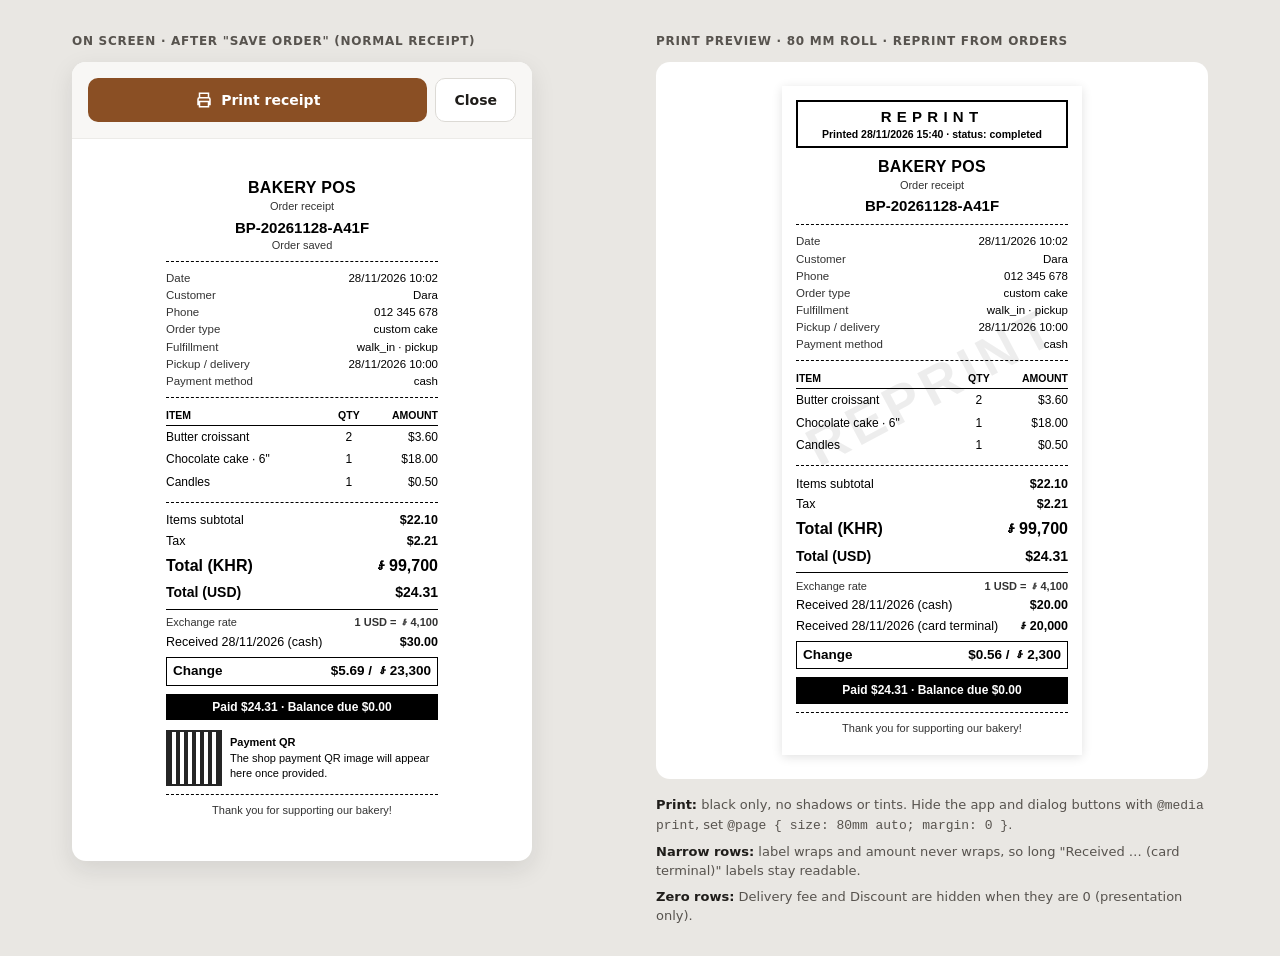
<file: design/mockups/receipt.html>
<!doctype html>
<html><head><meta charset="utf-8"><meta name="viewport" content="width=device-width, initial-scale=1"><title>Receipt</title>
<link rel="stylesheet" href="tokens.css">
<!--
  BUILD NOTES (open receipt.html?notes)
  Restyle of #receipt-dialog / #receipt-sheet. Content is built by showReceipt(); keep its rows and order.
  - #receipt-customer-details rows: Date, Customer, Phone, Order type, Fulfillment, Pickup / delivery time,
    Location, Payment method. Rows whose value is "—" may be hidden (optional, presentation).
  - #receipt-totals rows: Items subtotal, Delivery fee, Discount, Tax, Total (KHR), Total (USD), Exchange rate,
    one "Received <date> (<method>)" per payment, and "Change" when change > 0.
    Zero Delivery fee / Discount rows may be hidden (optional). Give "Change" rows a class for the box style.
  - #receipt-dialog.is-reprint: show the REPRINT header + watermark (the status text already says REPRINT).
  - Print: @media print hides app + dialog buttons; black only; @page { size: 80mm auto; margin: 0 }.
-->

<style>
  body { background: #e9e7e3; }
  .stage { display: grid; grid-template-columns: 1fr 1fr; gap: var(--s6); max-width: 1200px; margin: 0 auto; padding: var(--s6); align-items: start; }
  .cap { font-size: 12px; font-weight: 700; text-transform: uppercase; letter-spacing: .06em; color: var(--ink-2); margin-bottom: var(--s3); }

  /* On-screen dialog (#receipt-dialog) */
  .dialog { background: #fff; border-radius: var(--r-lg); box-shadow: var(--shadow-2); overflow: hidden; max-width: 460px; }
  .dialog .acts { display: flex; gap: var(--s2); padding: var(--s4); border-bottom: 1px solid var(--line); background: var(--surface-2); }
  .dialog .acts .btn svg { width: 18px; height: 18px; stroke: currentColor; fill: none; stroke-width: 2; }
  .dialog .sheet-wrap { padding: var(--s5); display: grid; justify-items: center; }

  /* Receipt sheet: 80 mm roll = ~72 mm printable (≈ 272 px). Same CSS for screen and print. */
  .sheet { width: 300px; background: #fff; color: #000; font: 12.5px/1.4 "Segoe UI", Arial, sans-serif; padding: 14px 14px 18px; position: relative; }
  .print .sheet { box-shadow: 0 2px 10px rgba(0,0,0,.12); }
  .sheet .center { text-align: center; }
  .sheet .shop { font-size: 16px; font-weight: 800; letter-spacing: .02em; }
  .sheet .small { font-size: 11px; color: #333; }
  .sheet hr { border: 0; border-top: 1px dashed #000; margin: 8px 0; }
  .sheet hr.solid { border-top: 1.5px solid #000; }
  .sheet .num { font-size: 15px; font-weight: 800; margin-top: 2px; }
  .sheet dl { display: grid; grid-template-columns: auto 1fr; gap: 1px 8px; margin: 0; font-size: 11.5px; }
  .sheet dt { color: #333; } .sheet dd { margin: 0; text-align: right; }
  .sheet table { width: 100%; border-collapse: collapse; font-size: 12px; }
  .sheet th { text-align: left; font-size: 10.5px; text-transform: uppercase; border-bottom: 1px solid #000; padding: 2px 0; }
  .sheet td { padding: 3px 0; vertical-align: top; }
  .sheet .r { text-align: right; white-space: nowrap; }
  .sheet .q { text-align: center; width: 28px; }
  /* #receipt-totals rows: label wraps, amount never wraps */
  .totals > div { display: grid; grid-template-columns: 1fr auto; gap: 8px; padding: 1.5px 0; }
  .totals strong { font-weight: 600; white-space: nowrap; text-align: right; font-variant-numeric: tabular-nums; }
  .totals .receipt-grand-total { font-size: 16px; font-weight: 800; padding: 3px 0; }
  .totals .receipt-grand-total strong { font-weight: 800; }
  .totals .receipt-grand-total + .receipt-grand-total { font-size: 14px; border-bottom: 1.5px solid #000; padding-bottom: 6px; margin-bottom: 4px; }
  .totals .rate { font-size: 11px; color: #333; }
  .totals .change { font-weight: 800; font-size: 13.5px; border: 1.5px solid #000; padding: 4px 6px; margin-top: 4px; }
  .totals .change strong { font-weight: 800; }
  .state { margin-top: 8px; padding: 5px; text-align: center; font-weight: 700; background: #000; color: #fff; font-size: 12px; }
  .qr { display: grid; grid-template-columns: 56px 1fr; gap: 8px; align-items: center; margin-top: 10px; font-size: 11px; }
  .qr i { width: 56px; height: 56px; border: 2px solid #000; display: block; background: repeating-linear-gradient(90deg,#000 0 4px,#fff 4px 8px), #fff; opacity: .85; }

  /* REPRINT mark: #receipt-dialog.is-reprint */
  .reprint-mark { display: none; }
  .is-reprint .reprint-mark { display: block; margin: 0 0 8px; padding: 4px 0; text-align: center; border: 2px solid #000; font-weight: 900; font-size: 15px; letter-spacing: .35em; }
  .is-reprint .reprint-mark small { display: block; letter-spacing: 0; font-size: 10.5px; font-weight: 600; }
  .is-reprint .sheet::after { content: "REPRINT"; position: absolute; top: 45%; left: 50%; transform: translate(-50%,-50%) rotate(-28deg); font-size: 54px; font-weight: 900; letter-spacing: .1em; color: rgba(0,0,0,.07); pointer-events: none; }

  .notes { margin-top: var(--s4); font-size: 13px; color: var(--ink-2); display: grid; gap: 6px; }
  .notes b { color: var(--ink); }
  @media (max-width: 760px) { .stage { grid-template-columns: 1fr; padding: var(--s4); } }
</style></head>
<body>
<div class="stage">
  <section>
    <p class="cap">On screen · after "Save order" (normal receipt)</p>
    <div class="dialog" id="receipt-dialog">
      <div class="acts"><button class="btn btn-primary" style="flex:1"><svg viewBox="0 0 24 24"><path d="M6 9V3h12v6M6 18H4V11a2 2 0 0 1 2-2h12a2 2 0 0 1 2 2v7h-2M6 14h12v7H6z"/></svg>Print receipt</button><button class="btn btn-secondary">Close</button></div>
      <div class="sheet-wrap">
        <article class="sheet">
          <div class="reprint-mark">REPRINT</div>
          <div class="center"><div class="shop">BAKERY POS</div><div class="small">Order receipt</div><div class="num">BP-20261128-A41F</div><div class="small">Order saved</div></div>
          <hr>
          <dl data-map="#receipt-customer-details"><dt>Date</dt><dd>28/11/2026 10:02</dd><dt>Customer</dt><dd>Dara</dd><dt>Phone</dt><dd>012 345 678</dd><dt>Order type</dt><dd>custom cake</dd><dt>Fulfillment</dt><dd>walk_in · pickup</dd><dt>Pickup / delivery</dt><dd>28/11/2026 10:00</dd><dt>Payment method</dt><dd>cash</dd></dl>
          <hr>
          <table><thead><tr><th>Item</th><th class="q">Qty</th><th class="r">Amount</th></tr></thead>
            <tbody><tr><td>Butter croissant</td><td class="q">2</td><td class="r">$3.60</td></tr><tr><td>Chocolate cake · 6"</td><td class="q">1</td><td class="r">$18.00</td></tr><tr><td>Candles</td><td class="q">1</td><td class="r">$0.50</td></tr></tbody></table>
          <hr>
          <div class="totals" id="receipt-totals">
            <div><span>Items subtotal</span><strong>$22.10</strong></div>
            <div><span>Tax</span><strong>$2.21</strong></div>
            <div class="receipt-grand-total"><span>Total (KHR)</span><strong>៛99,700</strong></div>
            <div class="receipt-grand-total"><span>Total (USD)</span><strong>$24.31</strong></div>
            <div class="rate"><span>Exchange rate</span><strong>1 USD = ៛4,100</strong></div>
            <div><span>Received 28/11/2026 (cash)</span><strong>$30.00</strong></div>
            <div class="change"><span>Change</span><strong>$5.69 / ៛23,300</strong></div>
          </div>
          <div class="state" id="receipt-payment-state">Paid $24.31 · Balance due $0.00</div>
          <div class="qr"><i></i><span><b>Payment QR</b><br>The shop payment QR image will appear here once provided.</span></div>
          <hr><div class="center small">Thank you for supporting our bakery!</div>
        </article>
      </div>
    </div>
  </section>

  <section>
    <p class="cap">Print preview · 80 mm roll · reprint from Orders</p>
    <div class="print is-reprint" data-map="#receipt-dialog.is-reprint" style="display:grid;justify-items:center;background:#fff;padding:var(--s5);border-radius:var(--r-lg)">
      <article class="sheet">
        <div class="reprint-mark">REPRINT<small>Printed 28/11/2026 15:40 · status: completed</small></div>
        <div class="center"><div class="shop">BAKERY POS</div><div class="small">Order receipt</div><div class="num">BP-20261128-A41F</div></div>
        <hr>
        <dl><dt>Date</dt><dd>28/11/2026 10:02</dd><dt>Customer</dt><dd>Dara</dd><dt>Phone</dt><dd>012 345 678</dd><dt>Order type</dt><dd>custom cake</dd><dt>Fulfillment</dt><dd>walk_in · pickup</dd><dt>Pickup / delivery</dt><dd>28/11/2026 10:00</dd><dt>Payment method</dt><dd>cash</dd></dl>
        <hr>
        <table><thead><tr><th>Item</th><th class="q">Qty</th><th class="r">Amount</th></tr></thead>
          <tbody><tr><td>Butter croissant</td><td class="q">2</td><td class="r">$3.60</td></tr><tr><td>Chocolate cake · 6"</td><td class="q">1</td><td class="r">$18.00</td></tr><tr><td>Candles</td><td class="q">1</td><td class="r">$0.50</td></tr></tbody></table>
        <hr>
        <div class="totals">
          <div><span>Items subtotal</span><strong>$22.10</strong></div>
          <div><span>Tax</span><strong>$2.21</strong></div>
          <div class="receipt-grand-total"><span>Total (KHR)</span><strong>៛99,700</strong></div>
          <div class="receipt-grand-total"><span>Total (USD)</span><strong>$24.31</strong></div>
          <div class="rate"><span>Exchange rate</span><strong>1 USD = ៛4,100</strong></div>
          <div><span>Received 28/11/2026 (cash)</span><strong>$20.00</strong></div>
          <div><span>Received 28/11/2026 (card terminal)</span><strong>៛20,000</strong></div>
          <div class="change"><span>Change</span><strong>$0.56 / ៛2,300</strong></div>
        </div>
        <div class="state">Paid $24.31 · Balance due $0.00</div>
        <hr><div class="center small">Thank you for supporting our bakery!</div>
      </article>
    </div>
    <div class="notes">
      <span><b>Print:</b> black only, no shadows or tints. Hide the app and dialog buttons with <code>@media print</code>, set <code>@page { size: 80mm auto; margin: 0 }</code>.</span>
      <span><b>Narrow rows:</b> label wraps and amount never wraps, so long "Received … (card terminal)" labels stay readable.</span>
      <span><b>Zero rows:</b> Delivery fee and Discount are hidden when they are 0 (presentation only).</span>
    </div>
  </section>
</div>
<script src="notes.js"></script>
</body></html>
</file>
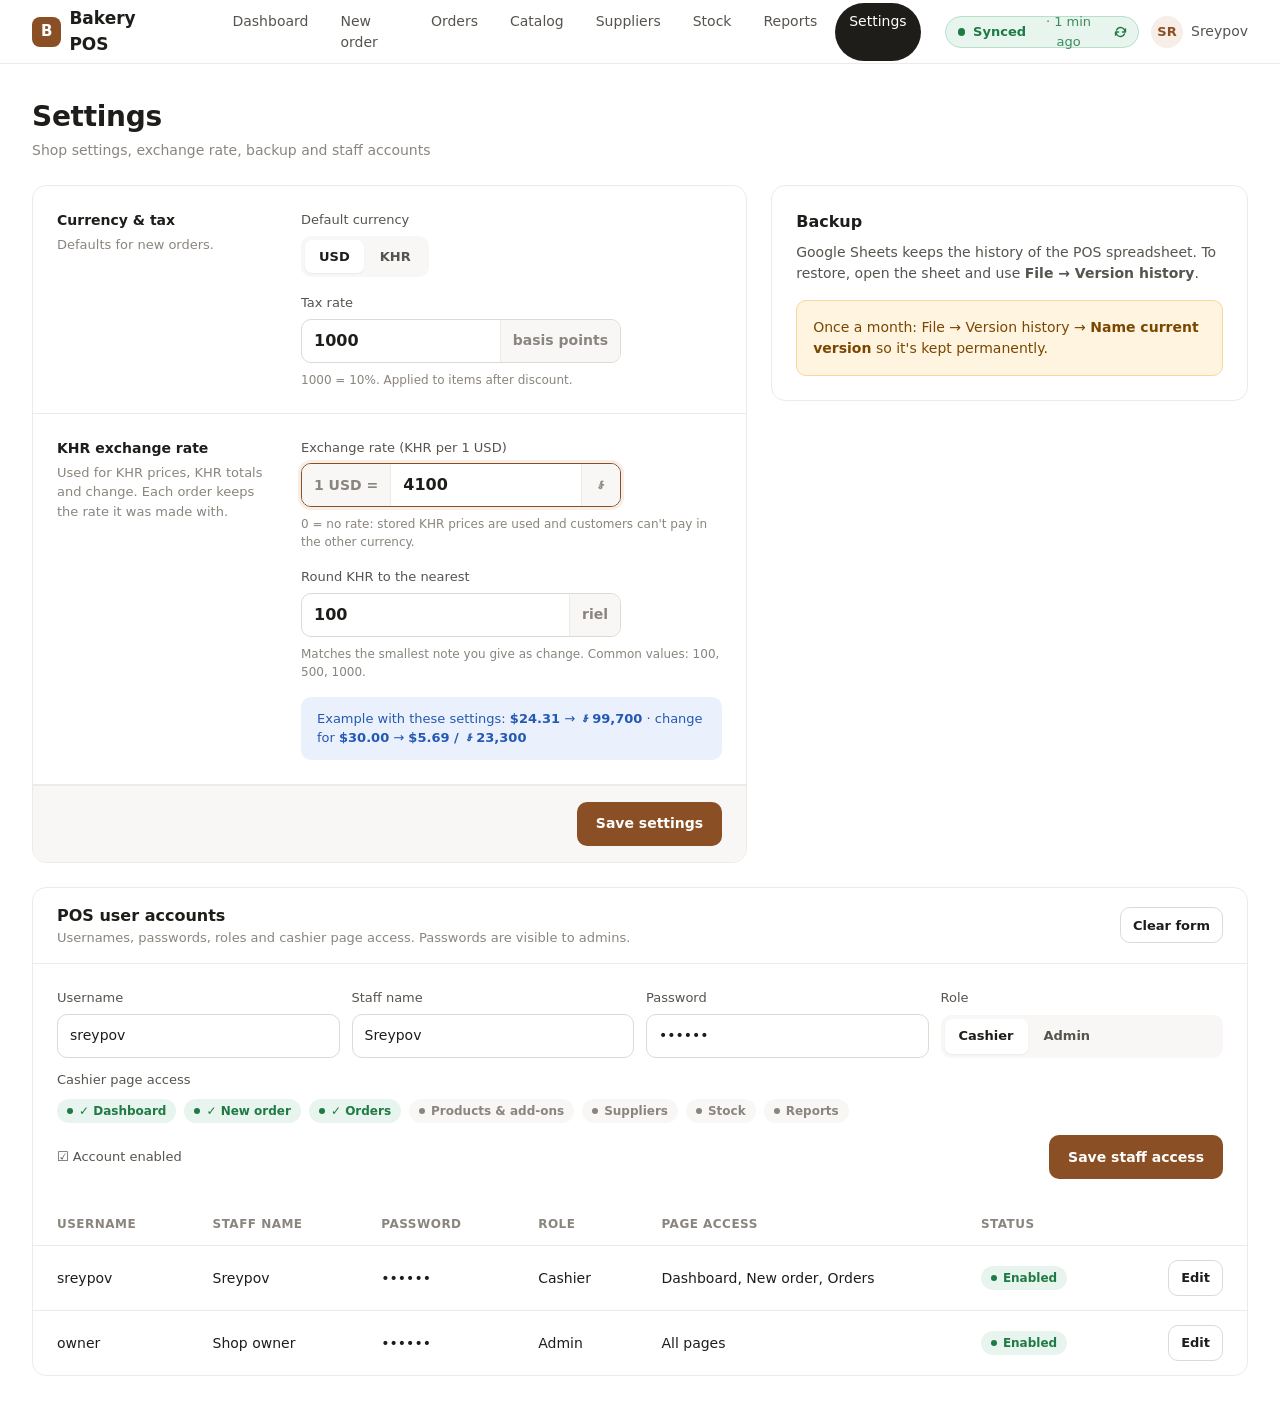
<file: design/mockups/settings.html>
<!doctype html>
<html><head><meta charset="utf-8"><meta name="viewport" content="width=device-width, initial-scale=1"><title>Settings</title>
<link rel="stylesheet" href="tokens.css">
<!--
  BUILD NOTES (open settings.html?notes)
  Restyle of <section id="screen-settings">. Fields unchanged: default_currency, tax_rate_basis_points,
  khr_per_usd, khr_rounding_riel. Help text is static. The worked example box is an optional extra.
  #staff-access-section (admins only) keeps its form, checkboxes and table; restyle with the same components.
-->

<style>
  .cols { display: grid; grid-template-columns: 1.5fr 1fr; gap: var(--s5); align-items: start; }
  .group { padding: var(--s5); border-bottom: 1px solid var(--line); display: grid; grid-template-columns: 220px 1fr; gap: var(--s5); }
  .group:last-of-type { border-bottom: 0; }
  .group h3 { font-size: var(--fs-sm); font-weight: 700; }
  .group .desc { font-size: 13px; color: var(--ink-3); margin-top: 4px; }
  .fields { display: grid; gap: var(--s4); }
  .help { font-size: 12px; color: var(--ink-3); margin-top: 2px; font-weight: 400; }
  .affix { display: flex; height: var(--tap); border: 1px solid var(--line-strong); border-radius: var(--r-md); overflow: hidden; background: #fff; max-width: 320px; }
  .affix span { display: flex; align-items: center; padding: 0 12px; background: var(--surface-2); color: var(--ink-3); font-size: var(--fs-sm); font-weight: 600; }
  .affix span:first-child { border-right: 1px solid var(--line); }
  .affix span:last-child { border-left: 1px solid var(--line); }
  .affix b { flex: 1; display: flex; align-items: center; padding: 0 12px; font-weight: 700; font-size: var(--fs-md); color: var(--ink); font-variant-numeric: tabular-nums; }
  .affix.focus { border-color: var(--brand); box-shadow: 0 0 0 3px var(--brand-soft); }
  .example { padding: var(--s3) var(--s4); border-radius: var(--r-md); background: var(--info-soft); color: var(--info); font-size: 13px; }
  .example b { font-variant-numeric: tabular-nums; }
  .foot { padding: var(--s4) var(--s5); border-top: 1px solid var(--line); display: flex; justify-content: flex-end; gap: var(--s3); background: var(--surface-2); border-radius: 0 0 var(--r-lg) var(--r-lg); }
  .input-sm { max-width: 320px; }
  @media (max-width: 1100px) { .cols { grid-template-columns: 1fr; } }
  .staff-grid { padding: var(--s5); display: grid; grid-template-columns: repeat(4, minmax(0,1fr)); gap: var(--s3); }
  .table-scroll { overflow-x: auto; }
  @media (max-width: 1100px) { .staff-grid { grid-template-columns: 1fr 1fr; } }
  @media (max-width: 640px) { .group { grid-template-columns: 1fr; gap: var(--s3); } .staff-grid { grid-template-columns: 1fr; padding: var(--s4); } .card-head { flex-wrap: wrap; gap: var(--s3); } }
</style></head>
<body>
<header class="topbar">
  <div class="logo"><span class="logo-mark">B</span><span class="logo-text">Bakery POS</span></div>
  <nav class="nav" data-map=".navigation">
    <a href="#">Dashboard</a><a href="#">New order</a><a href="#">Orders</a><a href="#">Catalog</a><a href="#">Suppliers</a><a href="#">Stock</a><a href="#">Reports</a><a href="#" class="active">Settings</a>
  </nav>
  <div class="topbar-right"><button class="sync ok" title="Refresh data">Synced <span class="sync-time">· 1 min ago</span><svg class="sync-ico" viewBox="0 0 24 24"><path d="M20 7v5h-5M4 17v-5h5M5.6 9a7 7 0 0 1 11.6-2L20 12M4 12l2.8 5a7 7 0 0 0 11.6-2"/></svg></button><span class="user"><span class="avatar">SR</span><span class="user-name">Sreypov</span></span></div>
</header>

<main class="page">
  <div class="page-head"><div><h1>Settings</h1><p>Shop settings, exchange rate, backup and staff accounts</p></div></div>
  <div class="cols">
    <form class="card" id="settings-form">
      <div class="group">
        <div><h3>Currency &amp; tax</h3><p class="desc">Defaults for new orders.</p></div>
        <div class="fields">
          <label class="field">Default currency<span class="seg" style="width:max-content" data-map="default_currency"><span class="on">USD</span><span>KHR</span></span></label>
          <label class="field">Tax rate<span class="affix" data-map="tax_rate_basis_points"><b>1000</b><span>basis points</span></span><span class="help">1000 = 10%. Applied to items after discount.</span></label>
        </div>
      </div>
      <div class="group">
        <div><h3>KHR exchange rate</h3><p class="desc">Used for KHR prices, KHR totals and change. Each order keeps the rate it was made with.</p></div>
        <div class="fields">
          <label class="field">Exchange rate (KHR per 1 USD)<span class="affix focus" data-map="khr_per_usd"><span>1 USD =</span><b>4100</b><span>៛</span></span><span class="help">0 = no rate: stored KHR prices are used and customers can't pay in the other currency.</span></label>
          <label class="field">Round KHR to the nearest<span class="affix" data-map="khr_rounding_riel"><b>100</b><span>riel</span></span><span class="help">Matches the smallest note you give as change. Common values: 100, 500, 1000.</span></label>
          <div class="example" data-build="optional">Example with these settings: <b>$24.31</b> → <b>៛99,700</b> · change for <b>$30.00</b> → <b>$5.69 / ៛23,300</b></div>
        </div>
      </div>
      <div class="foot"><button class="btn btn-primary" type="button">Save settings</button></div>
    </form>

    <aside class="card card-pad">
      <h2 style="font-size:var(--fs-md);font-weight:700">Backup</h2>
      <p style="font-size:var(--fs-sm);color:var(--ink-2);margin-top:var(--s2)">Google Sheets keeps the history of the POS spreadsheet. To restore, open the sheet and use <b>File → Version history</b>.</p>
      <div class="alert warning" style="margin-top:var(--s4);display:block">Once a month: File → Version history → <b>Name current version</b> so it's kept permanently.</div>
    </aside>
  </div>

  <section class="card" style="margin-top:var(--s5)" data-map="#staff-access-section (admins only)">
    <div class="card-head"><div><h2>POS user accounts</h2><p class="muted" style="font-size:13px">Usernames, passwords, roles and cashier page access. Passwords are visible to admins.</p></div><button class="btn btn-secondary btn-sm" data-map="#staff-access-clear">Clear form</button></div>
    <div class="staff-grid" data-map="#staff-access-form">
      <label class="field">Username<span class="input">sreypov</span></label>
      <label class="field">Staff name<span class="input">Sreypov</span></label>
      <label class="field">Password<span class="input">••••••</span></label>
      <label class="field">Role<span class="seg"><span class="on">Cashier</span><span>Admin</span></span></label>
      <div class="field" style="grid-column:1/-1">Cashier page access
        <div style="display:flex;flex-wrap:wrap;gap:var(--s2);margin-top:4px">
          <span class="chip ready">✓ Dashboard</span><span class="chip ready">✓ New order</span><span class="chip ready">✓ Orders</span><span class="chip done">Products &amp; add-ons</span><span class="chip done">Suppliers</span><span class="chip done">Stock</span><span class="chip done">Reports</span>
        </div>
      </div>
      <div style="grid-column:1/-1;display:flex;justify-content:space-between;align-items:center"><span class="field" style="flex-direction:row">☑ Account enabled</span><button class="btn btn-primary">Save staff access</button></div>
    </div>
    <div class="table-scroll"><table class="table" data-map="#staff-access-list">
      <thead><tr><th>Username</th><th>Staff name</th><th>Password</th><th>Role</th><th>Page access</th><th>Status</th><th></th></tr></thead>
      <tbody>
        <tr><td>sreypov</td><td>Sreypov</td><td>••••••</td><td>Cashier</td><td>Dashboard, New order, Orders</td><td><span class="chip ready">Enabled</span></td><td class="num"><button class="btn btn-sm btn-secondary">Edit</button></td></tr>
        <tr><td>owner</td><td>Shop owner</td><td>••••••</td><td>Admin</td><td>All pages</td><td><span class="chip ready">Enabled</span></td><td class="num"><button class="btn btn-sm btn-secondary">Edit</button></td></tr>
      </tbody>
    </table></div>
  </section>
</main>
<script src="notes.js"></script>
</body></html>
</file>
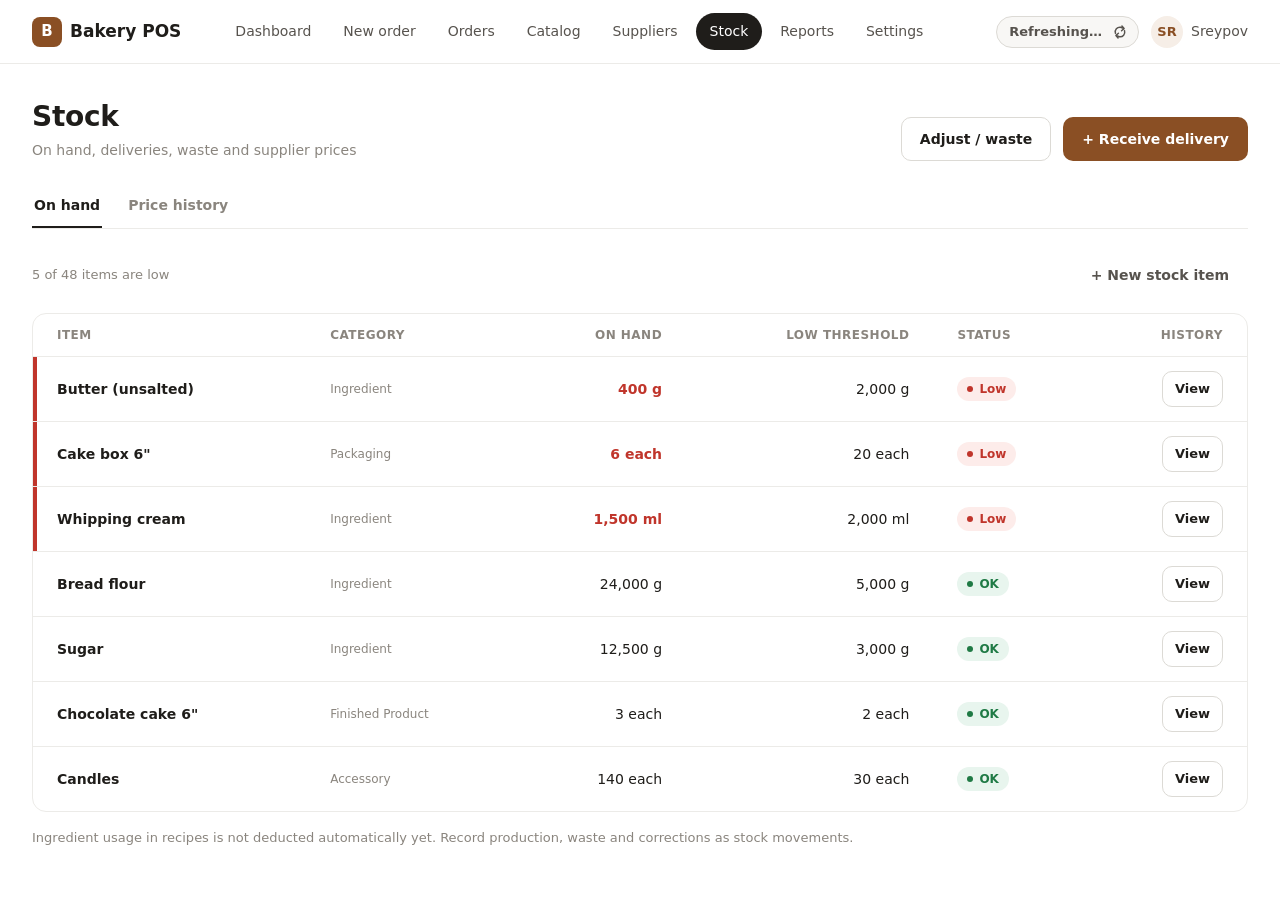
<file: design/mockups/stock.html>
<!doctype html>
<html><head><meta charset="utf-8"><meta name="viewport" content="width=device-width, initial-scale=1"><title>Stock</title>
<link rel="stylesheet" href="tokens.css">
<!--
  BUILD NOTES (open stock.html?notes)
  States: # = On hand tab (refresh in progress)   #receive = "Receive a purchase" drawer open   #history = Price history tab
  Restyle of <section id="screen-stock">. Suppliers stays its own page (separate staff page permission).
  - The 4 existing forms move into drawers opened from buttons; fields, names and submit handlers unchanged:
    #receive-stock-form ("Receive delivery"), #stock-adjustment-form ("Adjust / waste"),
    #inventory-form ("New stock item"), #quote-form ("Record price quote", on the Price history tab).
  - Tabs "On hand" / "Price history" only show/hide existing panels (presentation).
  - Stock table columns are the real ones: Item, Category, On hand, Low threshold, Status (Low/OK), History (View).
  - #stock-refresh is removed: the top-bar sync pill refreshes all data.
-->
<style>
  .tabs { display: flex; gap: var(--s5); border-bottom: 1px solid var(--line); margin-bottom: var(--s5); }
  .tabs span { padding: 10px 2px; font-size: var(--fs-sm); font-weight: 600; color: var(--ink-3); border-bottom: 2px solid transparent; }
  .tabs span.on { color: var(--ink); border-color: var(--ink); }
  .head-acts { display: flex; flex-wrap: wrap; gap: var(--s3); }
  tr.low td:first-child { box-shadow: inset 4px 0 0 var(--danger); }
  tr.low .onhand { color: var(--danger); font-weight: 700; }
  .cat { font-size: 12px; color: var(--ink-3); text-transform: capitalize; }
  .chart { height: 200px; border-radius: var(--r-md); background: linear-gradient(180deg, #fff, var(--surface-2)); position: relative; overflow: hidden; border: 1px solid var(--line); }
  .chart svg { position: absolute; inset: 0; width: 100%; height: 100%; }
  .panel-pad { padding: var(--s5); }

  .scrim { position: fixed; inset: 0; background: rgba(31,29,26,.28); }
  .drawer { position: fixed; top: 0; right: 0; bottom: 0; width: 440px; max-width: 100%; background: var(--surface); box-shadow: var(--shadow-2); display: flex; flex-direction: column; }
  .drawer header { padding: var(--s5); border-bottom: 1px solid var(--line); display: flex; justify-content: space-between; align-items: flex-start; }
  .drawer h2 { font-size: var(--fs-lg); }
  .drawer .body { padding: var(--s5); display: grid; gap: var(--s4); align-content: start; }
  .drawer footer { margin-top: auto; padding: var(--s5); border-top: 1px solid var(--line); display: flex; gap: var(--s3); }
  .two { display: grid; grid-template-columns: 1fr 1fr; gap: var(--s3); }
  body:not(.show-drawer) .scrim, body:not(.show-drawer) .drawer { display: none; }
  .is-hidden { display: none !important; }
  @media (max-width: 640px) { .table .hide-sm { display: none; } .table td, .table th { padding-left: var(--s3); padding-right: var(--s3); } }
</style></head>
<body>
<header class="topbar">
  <div class="logo"><span class="logo-mark">B</span><span class="logo-text">Bakery POS</span></div>
  <nav class="nav" data-map=".navigation">
    <a href="#">Dashboard</a><a href="#">New order</a><a href="#">Orders</a><a href="#">Catalog</a><a href="#">Suppliers</a><a href="#" class="active">Stock</a><a href="#">Reports</a><a href="#">Settings</a>
  </nav>
  <div class="topbar-right"><button class="sync busy" disabled data-map="#refresh-button (busy)">Refreshing…<svg class="sync-ico" viewBox="0 0 24 24"><path d="M20 7v5h-5M4 17v-5h5M5.6 9a7 7 0 0 1 11.6-2L20 12M4 12l2.8 5a7 7 0 0 0 11.6-2"/></svg></button><span class="user"><span class="avatar">SR</span><span class="user-name">Sreypov</span></span></div>
</header>

<main class="page">
  <div class="page-head"><div><h1>Stock</h1><p>On hand, deliveries, waste and supplier prices</p></div>
    <div class="head-acts"><button class="btn btn-secondary" data-map="opens #stock-adjustment-form">Adjust / waste</button><button class="btn btn-primary" data-map="opens #receive-stock-form">+ Receive delivery</button></div></div>

  <div class="tabs"><span class="on" id="tab-onhand">On hand</span><span id="tab-history">Price history</span></div>

  <section id="panel-onhand">
    <div style="display:flex;justify-content:space-between;align-items:center;margin-bottom:var(--s4)"><span class="muted" style="font-size:13px">5 of 48 items are low</span><button class="btn btn-ghost" data-map="opens #inventory-form">+ New stock item</button></div>
    <section class="card" data-map="#stock-table">
      <table class="table">
        <thead><tr><th>Item</th><th class="hide-sm">Category</th><th class="num">On hand</th><th class="num hide-sm">Low threshold</th><th>Status</th><th class="num">History</th></tr></thead>
        <tbody>
          <tr class="low"><td><b>Butter (unsalted)</b></td><td class="hide-sm cat">ingredient</td><td class="num onhand">400 g</td><td class="num hide-sm">2,000 g</td><td><span class="chip danger">Low</span></td><td class="num"><button class="btn btn-sm btn-secondary">View</button></td></tr>
          <tr class="low"><td><b>Cake box 6"</b></td><td class="hide-sm cat">packaging</td><td class="num onhand">6 each</td><td class="num hide-sm">20 each</td><td><span class="chip danger">Low</span></td><td class="num"><button class="btn btn-sm btn-secondary">View</button></td></tr>
          <tr class="low"><td><b>Whipping cream</b></td><td class="hide-sm cat">ingredient</td><td class="num onhand">1,500 ml</td><td class="num hide-sm">2,000 ml</td><td><span class="chip danger">Low</span></td><td class="num"><button class="btn btn-sm btn-secondary">View</button></td></tr>
          <tr><td><b>Bread flour</b></td><td class="hide-sm cat">ingredient</td><td class="num">24,000 g</td><td class="num hide-sm">5,000 g</td><td><span class="chip ready">OK</span></td><td class="num"><button class="btn btn-sm btn-secondary">View</button></td></tr>
          <tr><td><b>Sugar</b></td><td class="hide-sm cat">ingredient</td><td class="num">12,500 g</td><td class="num hide-sm">3,000 g</td><td><span class="chip ready">OK</span></td><td class="num"><button class="btn btn-sm btn-secondary">View</button></td></tr>
          <tr><td><b>Chocolate cake 6"</b></td><td class="hide-sm cat">finished product</td><td class="num">3 each</td><td class="num hide-sm">2 each</td><td><span class="chip ready">OK</span></td><td class="num"><button class="btn btn-sm btn-secondary">View</button></td></tr>
          <tr><td><b>Candles</b></td><td class="hide-sm cat">accessory</td><td class="num">140 each</td><td class="num hide-sm">30 each</td><td><span class="chip ready">OK</span></td><td class="num"><button class="btn btn-sm btn-secondary">View</button></td></tr>
        </tbody>
      </table>
    </section>
    <p class="muted" style="font-size:13px;margin-top:var(--s4)">Ingredient usage in recipes is not deducted automatically yet. Record production, waste and corrections as stock movements.</p>
  </section>

  <section id="panel-history" class="is-hidden">
    <div style="display:flex;justify-content:space-between;align-items:end;gap:var(--s3);margin-bottom:var(--s4);flex-wrap:wrap">
      <label class="field" style="min-width:280px">Stock item<span class="input" data-map="#price-history-item">Butter (unsalted) ▾</span></label>
      <button class="btn btn-secondary" data-map="opens #quote-form">+ Record price quote</button>
    </div>
    <section class="card panel-pad">
      <div class="chart" data-map="#price-history-chart"><svg viewBox="0 0 600 200" preserveAspectRatio="none"><polyline fill="none" stroke="#8a4f24" stroke-width="3" points="0,140 100,130 200,120 300,125 400,90 500,80 600,70"/></svg></div>
      <table class="table" style="margin-top:var(--s4)" data-map="#price-history-table">
        <thead><tr><th>Date</th><th>Type</th><th>Supplier</th><th class="num">Quantity</th><th class="num">Total cost</th><th class="num">Unit cost</th><th>Currency</th></tr></thead>
        <tbody>
          <tr><td>25/11/2026</td><td>Purchase</td><td>Lucky Dairy</td><td class="num">5,000 g</td><td class="num">$46.00</td><td class="num">$9.20 / kg</td><td>USD</td></tr>
          <tr><td>12/11/2026</td><td>Quote</td><td>Green Farm</td><td class="num">1,000 g</td><td class="num">$9.80</td><td class="num">$9.80 / kg</td><td>USD</td></tr>
        </tbody>
      </table>
    </section>
  </section>
</main>

<div class="scrim"></div>
<aside class="drawer" data-map="#receive-stock-form">
  <header><div><p class="muted" style="font-size:13px">Stock</p><h2>Receive a purchase</h2></div><button class="btn btn-ghost btn-sm">✕</button></header>
  <div class="body">
    <label class="field">Supplier<span class="input" data-map="supplier_id">Lucky Dairy ▾</span></label>
    <label class="field">Stock item<span class="input" data-map="inventory_item_id">Butter (unsalted) ▾</span></label>
    <div class="two">
      <label class="field">Quantity in base units<span class="input focus" data-map="quantity">5000</span></label>
      <label class="field">Total purchase cost<span class="input" data-map="total_cost">46.00</span></label>
    </div>
    <div class="two">
      <label class="field">Currency<span class="seg" data-map="currency (#receive-currency)"><span class="on">USD</span><span>KHR</span></span></label>
      <label class="field">Receipt reference<span class="input" data-map="reference" style="color:var(--ink-3)">Optional</span></label>
    </div>
  </div>
  <footer><button class="btn btn-secondary" style="flex:1">Cancel</button><button class="btn btn-primary" style="flex:2">Receive stock</button></footer>
</aside>
<script>
if (location.hash === "#receive") document.body.classList.add("show-drawer");
if (location.hash === "#history") {
  document.getElementById("panel-onhand").classList.add("is-hidden");
  document.getElementById("panel-history").classList.remove("is-hidden");
  document.getElementById("tab-onhand").className = "";
  document.getElementById("tab-history").className = "on";
}
</script>
<script src="notes.js"></script>
</body></html>
</file>
<file: design/mockups/tokens.css>
/* Bakery POS design tokens + base components (mockup source of truth) */
:root {
  /* Neutrals */
  --bg: #ffffff;
  --surface: #ffffff;
  --surface-2: #f8f7f5;
  --line: #ecebe8;
  --line-strong: #dcdad5;
  --ink: #1f1d1a;
  --ink-2: #57534e;
  --ink-3: #8a857e;

  /* Brand (warm bakery brown, used sparingly) */
  --brand: #8a4f24;
  --brand-hover: #713f1b;
  --brand-soft: #f6eee7;

  /* Semantic */
  --danger: #c0352b;   --danger-soft: #fdecea;  --danger-line: #f5c2bd;
  --warning: #a35f00;  --warning-soft: #fff4e0; --warning-line: #f6d79d;
  --success: #1f7a45;  --success-soft: #e8f5ee; --success-line: #b8e0c8;
  --info: #2459b3;     --info-soft: #eaf1fc;    --info-line: #bfd3f3;

  /* Type */
  --font: "Inter", "Segoe UI", system-ui, -apple-system, Arial, sans-serif;
  --fs-xs: 12px; --fs-sm: 14px; --fs-md: 16px; --fs-lg: 20px; --fs-xl: 28px; --fs-2xl: 36px;

  /* Spacing (4/8 grid) */
  --s1: 4px; --s2: 8px; --s3: 12px; --s4: 16px; --s5: 24px; --s6: 32px; --s7: 48px;

  --r-sm: 6px; --r-md: 10px; --r-lg: 14px; --r-pill: 999px;
  --shadow-1: 0 1px 2px rgba(31,29,26,.06);
  --shadow-2: 0 8px 24px rgba(31,29,26,.10);
  --tap: 44px;
}

* { box-sizing: border-box; }
[hidden] { display: none !important; }
html, body { margin: 0; }
body { background: var(--bg); color: var(--ink); font: var(--fs-md)/1.5 var(--font); }
h1, h2, h3, p { margin: 0; }
button, input, select { font: inherit; color: inherit; }

/* App shell */
.topbar { display: flex; align-items: center; gap: var(--s5); height: 64px; padding: 0 var(--s6); border-bottom: 1px solid var(--line); background: var(--surface); }
.logo { display: flex; align-items: center; gap: var(--s2); font-weight: 700; font-size: 17px; }
.logo-mark { width: 30px; height: 30px; border-radius: 8px; background: var(--brand); color: #fff; display: grid; place-items: center; font-size: 15px; }
.nav { display: flex; gap: var(--s1); margin-left: var(--s4); }
.nav a { padding: 8px 14px; border-radius: var(--r-pill); color: var(--ink-2); text-decoration: none; font-size: var(--fs-sm); font-weight: 500; position: relative; }
.nav a.active { background: var(--ink); color: #fff; }
.nav .count { margin-left: 6px; padding: 1px 7px; border-radius: var(--r-pill); background: var(--danger); color: #fff; font-size: 11px; font-weight: 700; }
.topbar-right { margin-left: auto; display: flex; align-items: center; gap: var(--s3); }
.user { display: flex; align-items: center; gap: var(--s2); font-size: var(--fs-sm); color: var(--ink-2); }
.avatar { width: 32px; height: 32px; border-radius: 50%; background: var(--brand-soft); color: var(--brand); display: grid; place-items: center; font-weight: 700; font-size: 13px; }

/* Sync status pill (always visible) */
.sync { display: inline-flex; align-items: center; gap: 8px; height: 32px; padding: 0 12px; border-radius: var(--r-pill); font-size: 13px; font-weight: 600; border: 1px solid; }
.sync::before { content: ""; width: 8px; height: 8px; border-radius: 50%; background: currentColor; }
.sync.ok { color: var(--success); background: var(--success-soft); border-color: var(--success-line); }
.sync.off { color: var(--warning); background: var(--warning-soft); border-color: var(--warning-line); }
.sync.err { color: var(--danger); background: var(--danger-soft); border-color: var(--danger-line); }
.sync.stale { color: var(--warning); background: var(--warning-soft); border-color: var(--warning-line); }
.sync.busy { color: var(--ink-2); background: var(--surface-2); border-color: var(--line-strong); }
.sync.busy::before { display: none; }

/* Sync pill = the manual refresh button (the app has no timed auto-refresh).
   States: ok "Synced · 2 min ago" | stale (>10 min) "Last synced 14 min ago · Refresh"
   | busy "Refreshing…" | off "Offline · N queued" (refresh disabled) | err "Sign-in expired · Reconnect" */
button.sync { cursor: pointer; font: inherit; font-size: 13px; font-weight: 600; }
button.sync:disabled { cursor: default; }
.sync .sync-time { font-weight: 500; opacity: .85; }
.sync .sync-ico { width: 16px; height: 16px; margin-left: 2px; margin-right: -2px; stroke: currentColor; fill: none; stroke-width: 2.2; stroke-linecap: round; stroke-linejoin: round; }
.sync.busy .sync-ico { transform: rotate(140deg); }
/* Action inside the pill is a real button, not link text */
.sync-group { display: inline-flex; align-items: center; gap: 6px; }
.sync-btn { display: inline-flex; align-items: center; gap: 6px; height: 32px; padding: 0 12px; border-radius: var(--r-pill); border: 0; font-size: 13px; font-weight: 700; color: #fff; cursor: pointer; }
.sync-btn.danger { background: var(--danger); }
.sync-btn.warning { background: var(--warning); }
.sync-btn svg { width: 15px; height: 15px; stroke: currentColor; fill: none; stroke-width: 2.4; stroke-linecap: round; stroke-linejoin: round; }

/* Money display: KHR shown as ៛50,700 (prefix, no space), USD as $12.50 */
.khr, .usd { font-variant-numeric: tabular-nums; }

/* Phone (<= 640px): logo + status on row 1, scrollable nav on row 2 */
@media (max-width: 640px) {
  .topbar { flex-wrap: wrap; height: auto; padding: var(--s3) var(--s4) 0; row-gap: var(--s2); }
  .nav { order: 3; width: calc(100% + 32px); margin: 0 -16px; padding: 0 16px 10px; overflow-x: auto; flex-wrap: nowrap; }
  .nav a { flex: none; }
  .topbar-right { gap: var(--s2); }
  .sync .sync-time { display: none; }
  .page { padding: var(--s4); }
  .page-head h1 { font-size: 24px; }
  .banner { padding: 10px var(--s4); flex-wrap: wrap; }
}

/* Page */
.page { max-width: 1320px; margin: 0 auto; padding: var(--s6); }
.page-head { display: flex; align-items: flex-end; justify-content: space-between; gap: var(--s4); margin-bottom: var(--s5); }
.page-head h1 { font-size: var(--fs-xl); font-weight: 700; letter-spacing: -.01em; }
.page-head p { color: var(--ink-3); font-size: var(--fs-sm); margin-top: 2px; }

/* Alert banner (critical / warning: sits under topbar, never scrolls away) */
.banner { display: flex; align-items: center; gap: var(--s3); padding: 12px var(--s6); font-size: var(--fs-sm); border-bottom: 1px solid; }
.banner strong { font-weight: 700; }
.banner .banner-action { margin-left: auto; }
.banner.danger { background: var(--danger-soft); color: #8e231b; border-color: var(--danger-line); }
.banner.warning { background: var(--warning-soft); color: #7a4700; border-color: var(--warning-line); }
.banner-icon { width: 22px; height: 22px; border-radius: 50%; display: grid; place-items: center; color: #fff; font-weight: 800; font-size: 13px; flex: none; }
.danger .banner-icon { background: var(--danger); }
.warning .banner-icon { background: var(--warning); }

/* Inline alert card */
.alert { display: flex; gap: var(--s3); padding: var(--s4); border-radius: var(--r-md); border: 1px solid; font-size: var(--fs-sm); }
.alert.danger { background: var(--danger-soft); border-color: var(--danger-line); color: #8e231b; }
.alert.warning { background: var(--warning-soft); border-color: var(--warning-line); color: #7a4700; }

/* Buttons */
.btn { display: inline-flex; align-items: center; justify-content: center; gap: 8px; min-height: var(--tap); padding: 0 18px; border-radius: var(--r-md); border: 1px solid transparent; font-weight: 600; font-size: var(--fs-sm); cursor: pointer; white-space: nowrap; }
.btn-primary { background: var(--brand); color: #fff; }
.btn-secondary { background: var(--surface); border-color: var(--line-strong); color: var(--ink); }
.btn-ghost { background: transparent; color: var(--ink-2); }
.btn-danger-ghost { background: transparent; color: var(--danger); }
.btn-sm { min-height: 36px; padding: 0 12px; font-size: 13px; }
.btn-lg { min-height: 56px; font-size: var(--fs-md); border-radius: var(--r-lg); }
.btn-block { width: 100%; }

/* Inputs */
.field { display: grid; gap: 6px; font-size: 13px; color: var(--ink-2); font-weight: 500; }
.input { height: var(--tap); padding: 0 12px; border: 1px solid var(--line-strong); border-radius: var(--r-md); background: var(--surface); color: var(--ink); font-size: var(--fs-sm); display: flex; align-items: center; }
.input.focus { border-color: var(--brand); box-shadow: 0 0 0 3px var(--brand-soft); }
.input.error { border-color: var(--danger); box-shadow: 0 0 0 3px var(--danger-soft); }
.help-error { color: var(--danger); font-size: 12px; font-weight: 500; }

/* Card / panel */
.card { background: var(--surface); border: 1px solid var(--line); border-radius: var(--r-lg); }
.card-pad { padding: var(--s5); }
.card-head { display: flex; align-items: center; justify-content: space-between; padding: var(--s4) var(--s5); border-bottom: 1px solid var(--line); }
.card-head h2 { font-size: var(--fs-md); font-weight: 700; }
.muted { color: var(--ink-3); }

/* Status chips */
.chip { white-space: nowrap; display: inline-flex; align-items: center; gap: 6px; height: 24px; padding: 0 10px; border-radius: var(--r-pill); font-size: 12px; font-weight: 600; }
.chip::before { content: ""; width: 6px; height: 6px; border-radius: 50%; background: currentColor; }
.chip.new { background: var(--info-soft); color: var(--info); }
.chip.preparing { background: var(--warning-soft); color: var(--warning); }
.chip.ready { background: var(--success-soft); color: var(--success); }
.chip.done { background: var(--surface-2); color: var(--ink-3); }
.chip.danger { background: var(--danger-soft); color: var(--danger); }
.chip.pending { background: var(--warning-soft); color: var(--warning); }

/* Segmented control */
.seg { display: inline-flex; padding: 4px; background: var(--surface-2); border-radius: var(--r-md); gap: 2px; }
.seg span { white-space: nowrap; padding: 7px 14px; border-radius: 7px; font-size: 13px; font-weight: 600; color: var(--ink-2); }
.seg span.on { background: var(--surface); color: var(--ink); box-shadow: var(--shadow-1); }
.seg .n { color: var(--ink-3); font-weight: 500; margin-left: 4px; }

/* Table */
.table { width: 100%; border-collapse: collapse; font-size: var(--fs-sm); }
.table th { text-align: left; font-size: 12px; font-weight: 600; color: var(--ink-3); text-transform: uppercase; letter-spacing: .04em; padding: 12px var(--s5); border-bottom: 1px solid var(--line); }
.table td { padding: 14px var(--s5); border-bottom: 1px solid var(--line); vertical-align: middle; }
.table tr:last-child td { border-bottom: 0; }
.table .num { text-align: right; font-variant-numeric: tabular-nums; }

/* Stepper */
.stepper { display: inline-flex; align-items: center; border: 1px solid var(--line-strong); border-radius: var(--r-md); height: 36px; }
.stepper b { width: 34px; display: grid; place-items: center; font-weight: 600; color: var(--ink-2); font-size: 18px; }
.stepper span { min-width: 26px; text-align: center; font-weight: 700; font-size: var(--fs-sm); }

/* Tablet (<= 1100px): compact topbar, icons-only logo */
@media (max-width: 1100px) {
  .topbar { padding: 0 var(--s4); gap: var(--s3); }
  .logo-text, .user-name { display: none; }
  .nav { margin-left: 0; }
  .nav a { padding: 8px 10px; }
  .page { padding: var(--s5); }
  .banner { padding: 12px var(--s4); }
}

/* ---- Builder notes overlay: open any mockup with ?notes ----
   data-map="#id / name"  = the real element in apps_script/index.html it restyles
   data-build="optional"  = display-only extra, build only if the owner approves */
.map-tag { display: block; position: absolute; top: -9px; left: 6px; z-index: 50; padding: 1px 6px; border-radius: 4px; background: #6d28d9; color: #fff; font: 600 10px/1.5 ui-monospace, Consolas, monospace; white-space: nowrap; pointer-events: none; letter-spacing: 0; text-transform: none; }
.map-tag.opt { background: #db2777; }
.show-notes [data-map] { outline: 1.5px dashed #6d28d9; outline-offset: 2px; }
.show-notes [data-build="optional"] { outline: 2px dashed #db2777; outline-offset: 2px; }
.scrim { z-index: 90; }
.drawer { z-index: 100; }
.notes-legend { position: fixed; left: 12px; bottom: 12px; z-index: 200; background: #fff; border: 1px solid var(--line-strong); border-radius: var(--r-md); box-shadow: var(--shadow-2); padding: 8px 12px; font-size: 12px; display: grid; gap: 4px; }
.notes-legend i { display: inline-block; width: 10px; height: 10px; border-radius: 2px; margin-right: 6px; vertical-align: -1px; }

.annot { position: absolute; background: #6d28d9; color: #fff; font-size: 11px; font-weight: 700; border-radius: var(--r-pill); width: 22px; height: 22px; display: grid; place-items: center; box-shadow: 0 0 0 3px #fff; }
</file>
